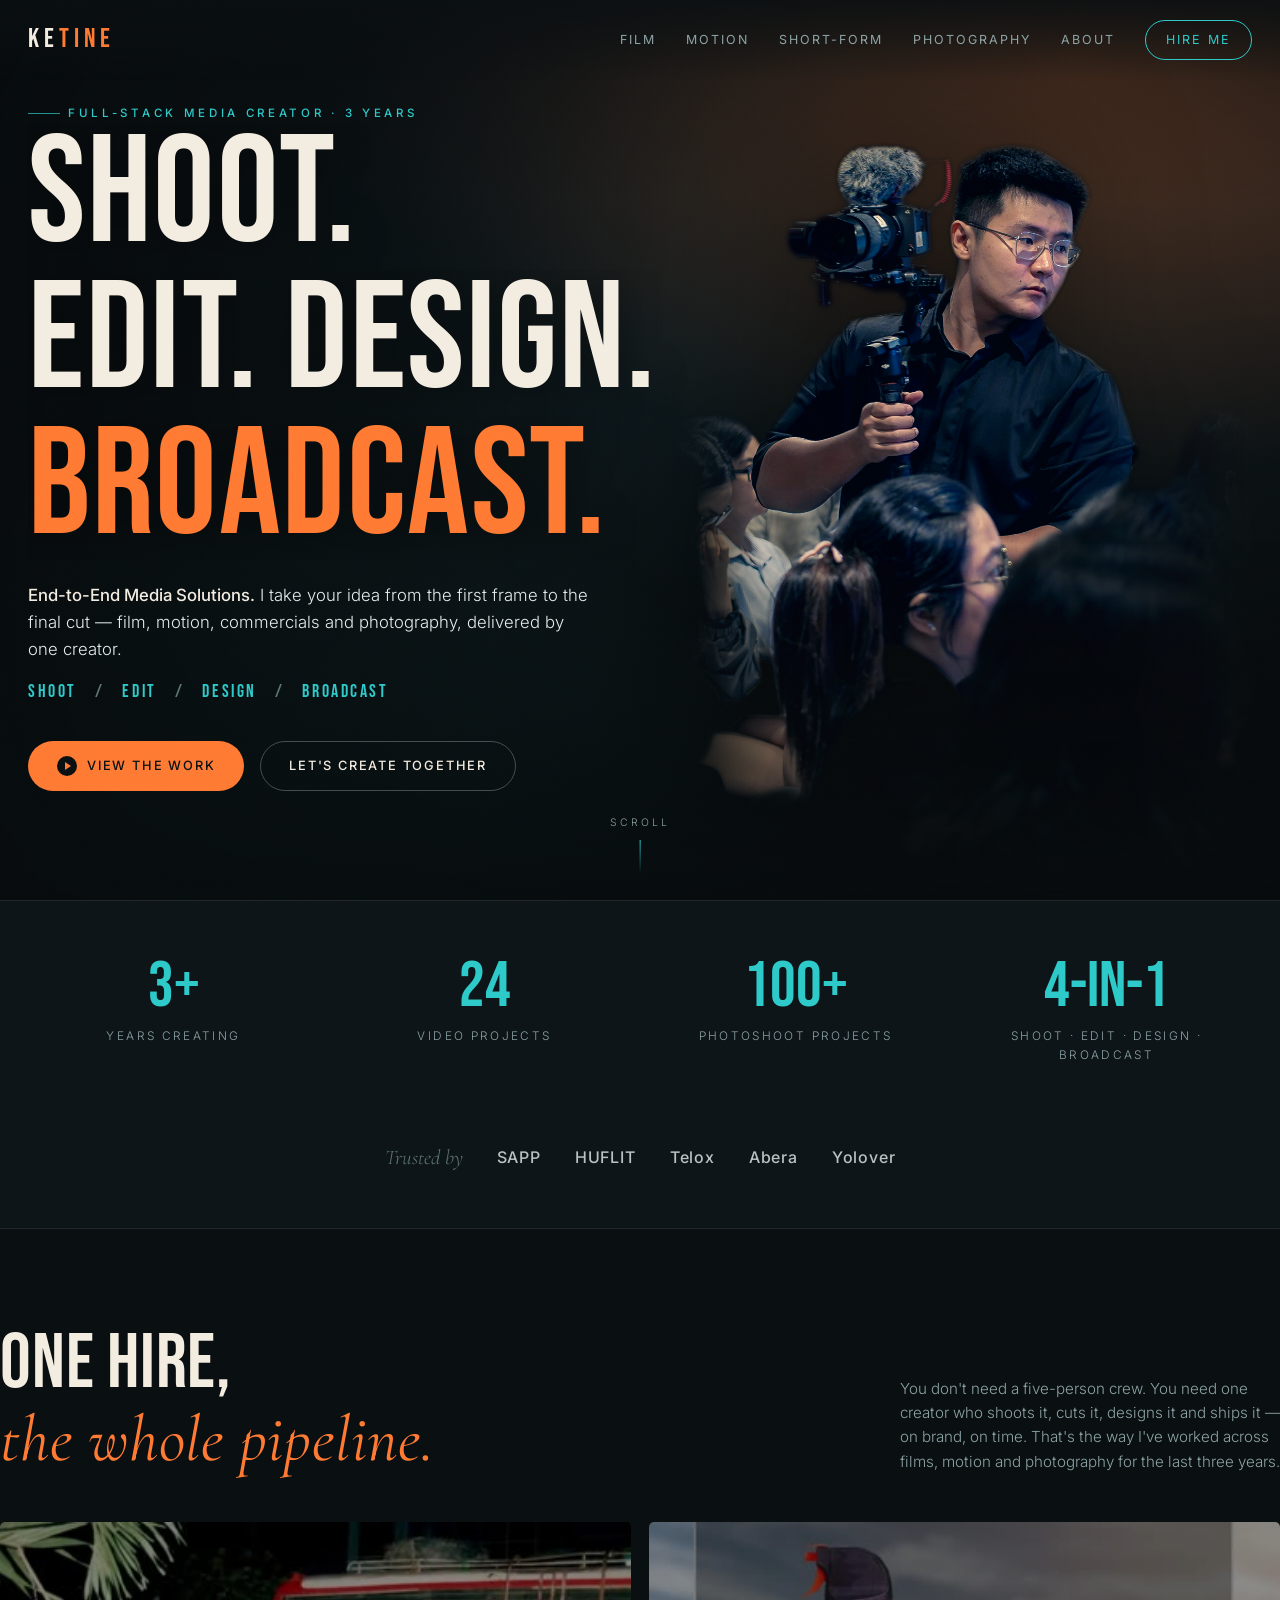
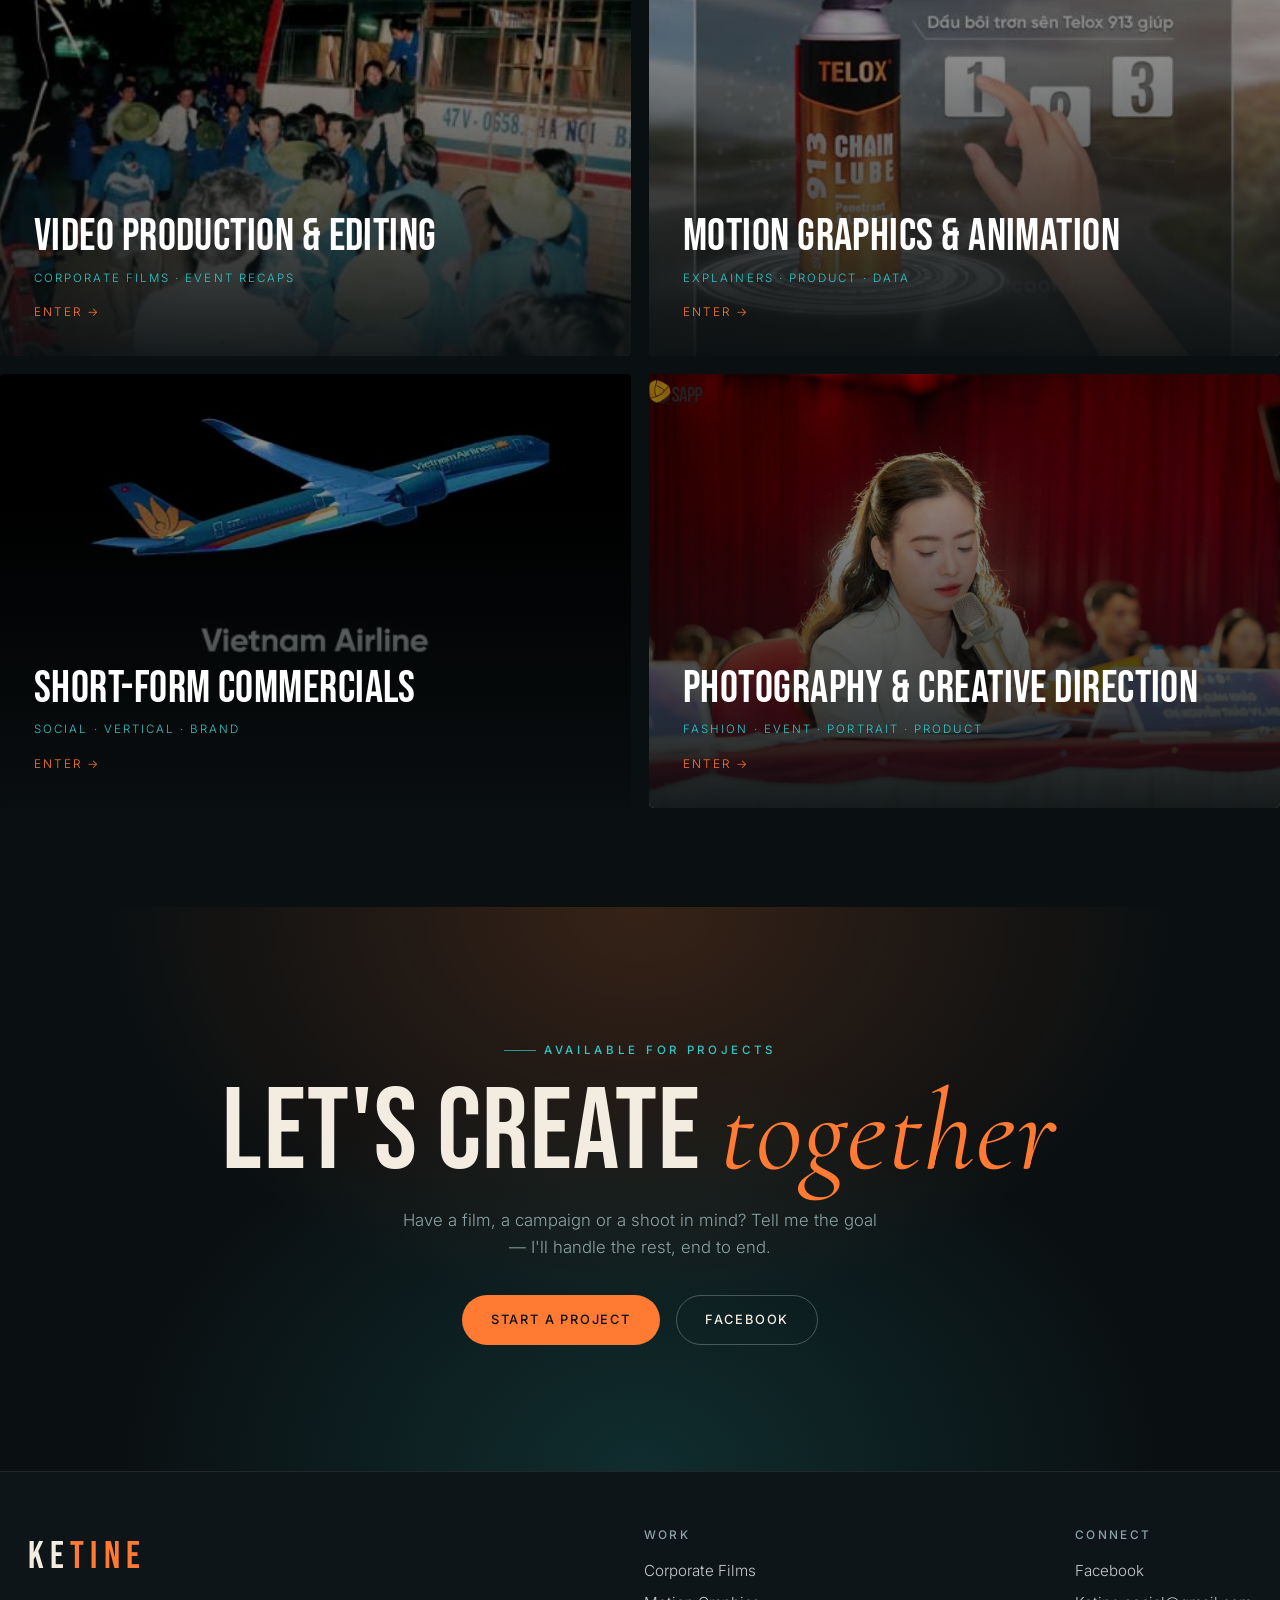
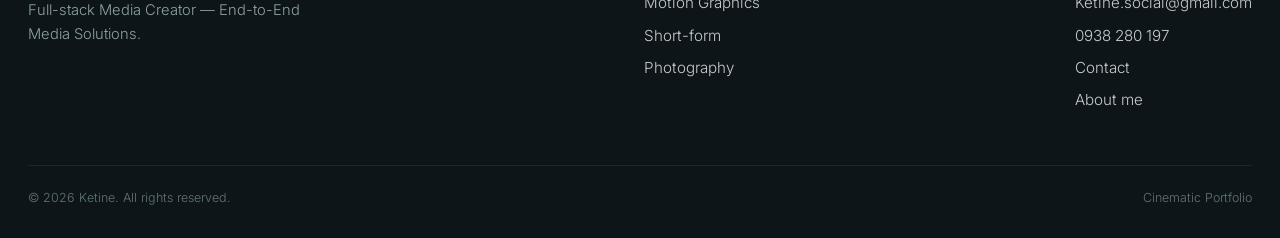
<file: index.html>
<!DOCTYPE html><html lang="en"><head><meta charset="UTF-8">
<meta name="viewport" content="width=device-width,initial-scale=1">
<title>Ketine — Full-stack Media Creator</title>
<meta name="description" content="End-to-End Media Solutions — corporate films, motion graphics, commercials & photography, by one creator.">
<link rel="stylesheet" href="assets/css/style.css?v=4"></head><body>
<nav class="nav"><a href="index.html" class="brand">KE<span>TINE</span></a>
<div class="nav-links"><a href="work-video.html">Film</a><a href="work-motion.html">Motion</a>
<a href="work-shortform.html">Short-form</a><a href="photography.html">Photography</a><a href="about.html">About</a>
<a href="about.html#contact" class="nav-cta">Hire me</a></div>
<button class="burger" aria-label="menu"><span></span><span></span><span></span></button></nav>
<header class="hero"><div class="hero-bg"></div><img class="hero-subject" src="assets/img/hero-cut.png" alt="Ketine — media creator at work"><div class="hero-scrim"></div>
<div class="hero-inner wrap"><span class="eyebrow">Full-stack Media Creator · 3 Years</span>
<h1><span class="ln"><b>Shoot.</b></span><span class="ln"><b>Edit. Design.</b></span><span class="ln"><b>Broadcast.</b></span></h1>
<p class="hero-sub"><b style="color:var(--cream);font-weight:500">End-to-End Media Solutions.</b> I take your idea from the first frame to the final cut — film, motion, commercials and photography, delivered by one creator.</p>
<div class="hero-tags">Shoot <span>/</span> Edit <span>/</span> Design <span>/</span> Broadcast</div>
<div class="hero-actions"><a href="#chapters" class="btn btn-primary"><span class="play"></span> View the work</a>
<a href="about.html#contact" class="btn btn-ghost">Let's create together</a></div></div>
<div class="scroll-hint">Scroll</div></header>

<section class="proof"><div class="wrap"><div class="proof-grid">
<div class="stat"><div class="n">3+</div><div class="l">Years creating</div></div>
<div class="stat"><div class="n">24</div><div class="l">Video projects</div></div>
<div class="stat"><div class="n">100+</div><div class="l">Photoshoot Projects</div></div>
<div class="stat"><div class="n">4-in-1</div><div class="l">Shoot · Edit · Design · Broadcast</div></div></div>
<div class="brands"><span>Trusted by</span> <b>SAPP</b> <b>HUFLIT</b> <b>Telox</b> <b>Abera</b> <b>Yolover</b></div></div></section>

<section class="sec wrap"><div class="sec-head reveal"><h2>One hire,<br><em>the whole pipeline.</em></h2>
<p>You don't need a five-person crew. You need one creator who shoots it, cuts it, designs it and ships it — on brand, on time. That's the way I've worked across films, motion and photography for the last three years.</p></div>

<div class="chapters reveal" id="chapters">
<a class="chapter" href="work-video.html"><img src="assets/poster/video_huflit.jpg" alt="Video production">
<div class="c-ov"><h3>Video Production & Editing</h3><div class="sub">Corporate Films · Event Recaps</div><div class="go">Enter →</div></div></a>
<a class="chapter" href="work-motion.html"><img src="assets/poster/video_16.jpg" alt="Motion graphics">
<div class="c-ov"><h3>Motion Graphics & Animation</h3><div class="sub">Explainers · Product · Data</div><div class="go">Enter →</div></div></a>
<a class="chapter" href="work-shortform.html"><img src="assets/poster/video_10.jpg" alt="Short-form commercials">
<div class="c-ov"><h3>Short-form Commercials</h3><div class="sub">Social · Vertical · Brand</div><div class="go">Enter →</div></div></a>
<a class="chapter" href="photography.html"><img src="assets/img/U82.jpg" alt="Photography">
<div class="c-ov"><h3>Photography & Creative Direction</h3><div class="sub">Fashion · Event · Portrait · Product</div><div class="go">Enter →</div></div></a>
</div></section>

<section class="cta"><div class="cta-inner wrap"><span class="eyebrow" style="justify-content:center">Available for projects</span>
<h2 style="margin-top:18px">Let's create <em>together</em></h2>
<p>Have a film, a campaign or a shoot in mind? Tell me the goal — I'll handle the rest, end to end.</p>
<div class="cta-actions"><a href="about.html#contact" class="btn btn-primary">Start a project</a>
<a href="https://www.facebook.com/Ketine.social/" target="_blank" rel="noopener" class="btn btn-ghost">Facebook</a></div></div></section>
<footer><div class="wrap"><div class="foot-grid"><div><div class="foot-brand">KE<span>TINE</span></div>
<p style="color:var(--muted);max-width:300px;margin-top:12px;font-size:.92rem">Full-stack Media Creator — End-to-End Media Solutions.</p></div>
<div class="foot-col"><h4>Work</h4><a href="work-video.html">Corporate Films</a><a href="work-motion.html">Motion Graphics</a>
<a href="work-shortform.html">Short-form</a><a href="photography.html">Photography</a></div>
<div class="foot-col"><h4>Connect</h4><a href="https://www.facebook.com/Ketine.social/" target="_blank" rel="noopener">Facebook</a>
<a href="mailto:Ketine.social@gmail.com">Ketine.social@gmail.com</a><a href="tel:+84938280197">0938 280 197</a><a href="about.html#contact">Contact</a><a href="about.html">About me</a></div></div>
<div class="foot-bottom"><span>© <span id="yr">2026</span> Ketine. All rights reserved.</span><span>Cinematic Portfolio</span></div></div></footer><div class="lb" id="lb"><button class="close">&times;</button><button class="nav-btn prev">&#8249;</button>
<div class="lb-stage"></div><button class="nav-btn next">&#8250;</button></div>
<script src="assets/js/main.js"></script></body></html>
</file>
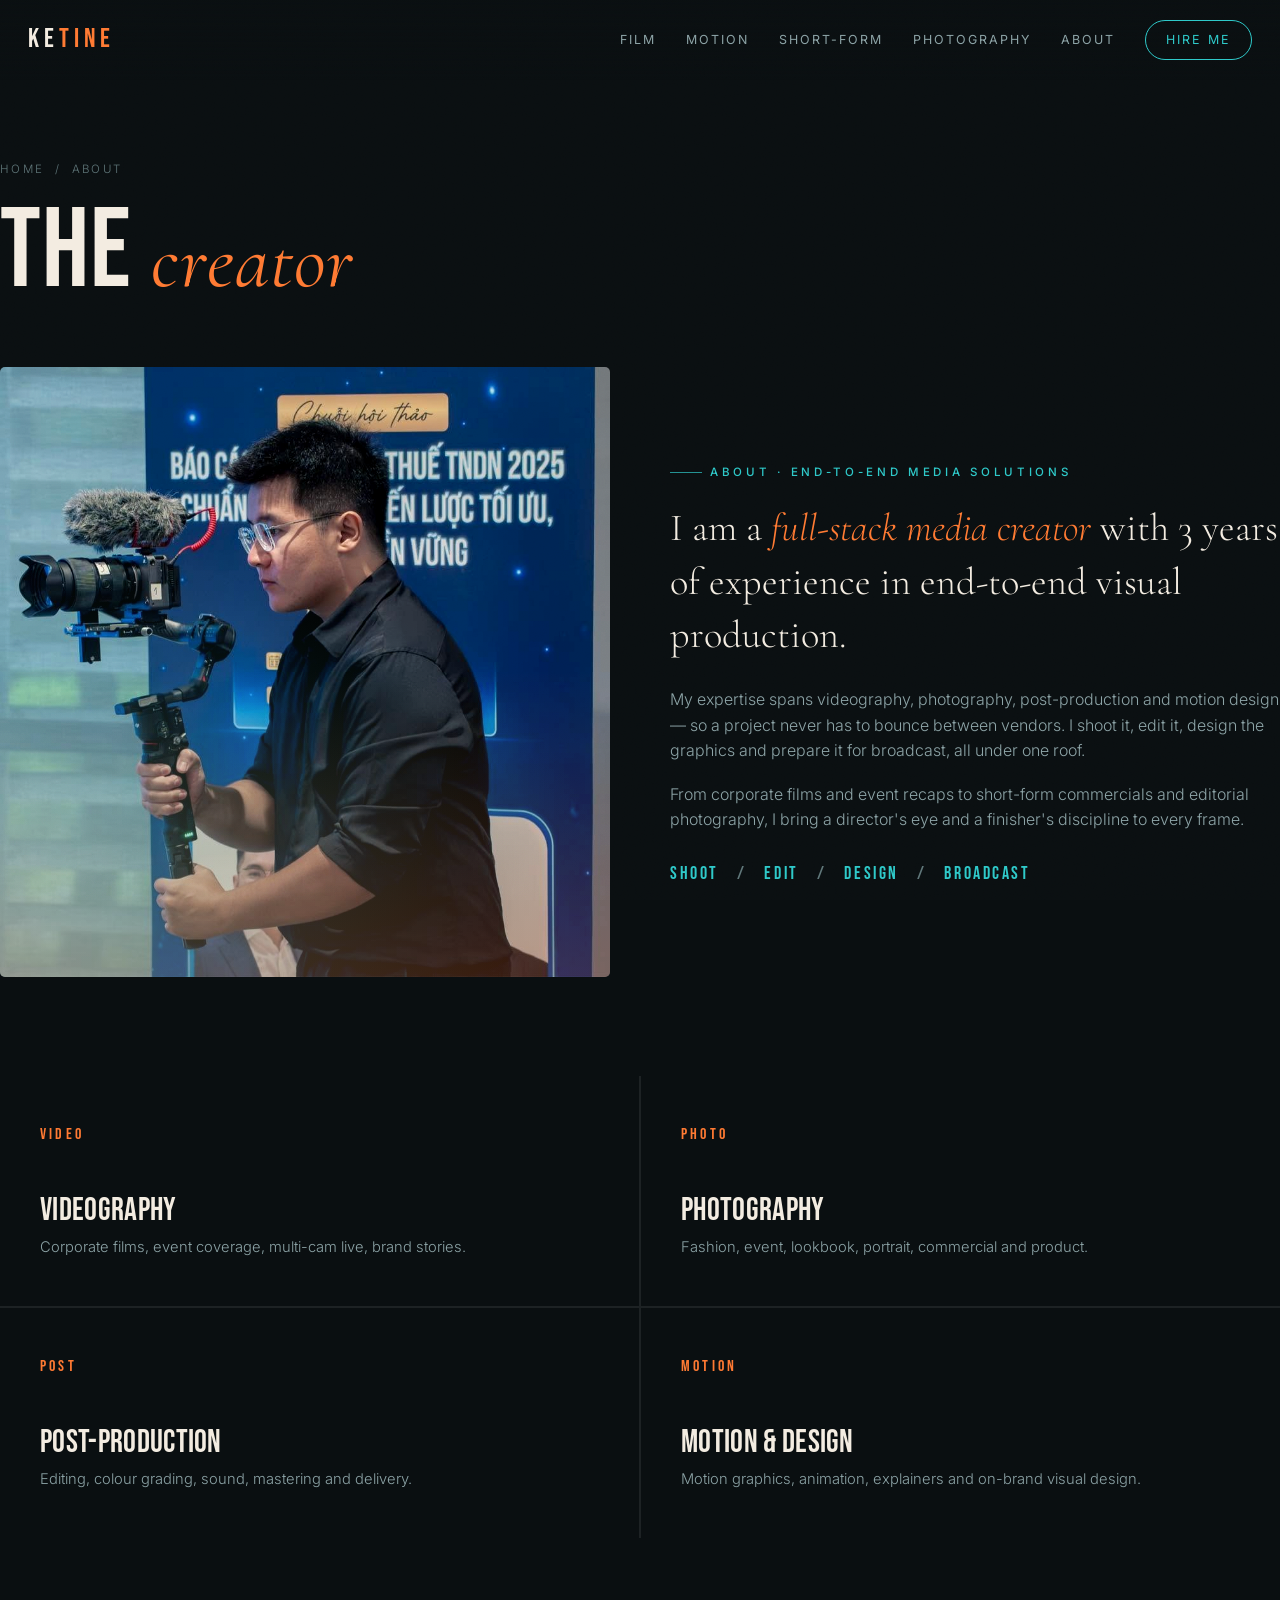
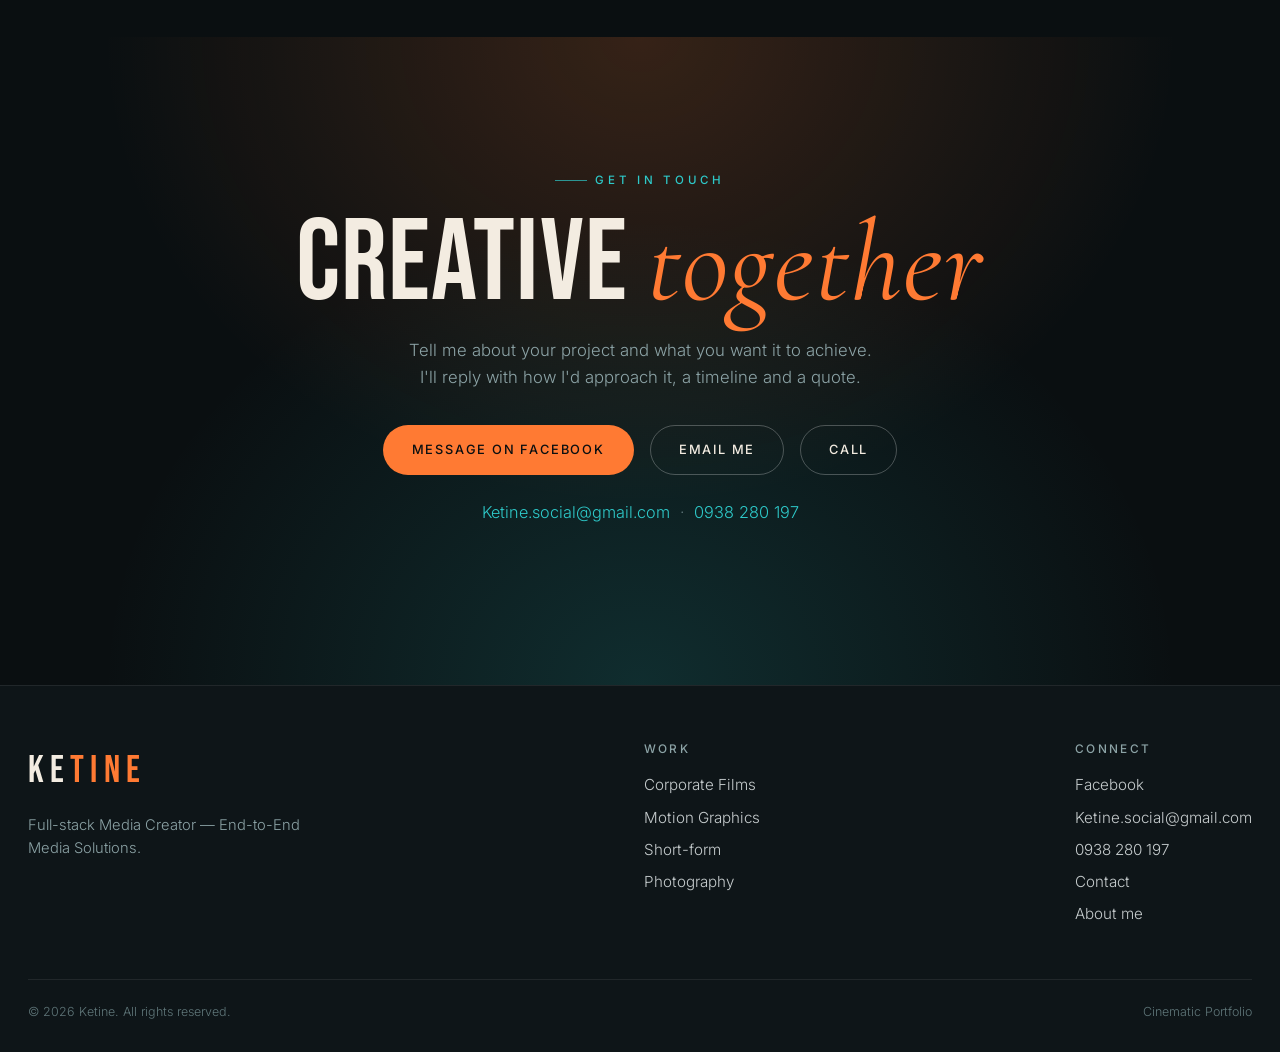
<file: about.html>
<!DOCTYPE html><html lang="en"><head><meta charset="UTF-8">
<meta name="viewport" content="width=device-width,initial-scale=1"><title>About & Contact — Ketine</title>
<link rel="stylesheet" href="assets/css/style.css?v=4"></head><body>
<nav class="nav"><a href="index.html" class="brand">KE<span>TINE</span></a>
<div class="nav-links"><a href="work-video.html">Film</a><a href="work-motion.html">Motion</a>
<a href="work-shortform.html">Short-form</a><a href="photography.html">Photography</a><a href="about.html">About</a>
<a href="about.html#contact" class="nav-cta">Hire me</a></div>
<button class="burger" aria-label="menu"><span></span><span></span><span></span></button></nav>
<section class="pagehead wrap"><div class="crumbs"><a href="index.html">Home</a> &nbsp;/&nbsp; About</div>
<h1>The <em>creator</em></h1></section>
<section class="sec wrap" style="padding-top:10px"><div class="about-grid reveal">
<div style="position:relative;border-radius:5px;overflow:hidden"><img src="assets/img/about-portrait.jpg" alt="Ketine — media creator at work" style="width:100%;filter:saturate(1.05) contrast(1.05)">
<div style="position:absolute;inset:0;background:linear-gradient(180deg,transparent 50%,rgba(217,83,26,.25)),radial-gradient(80% 60% at 20% 90%,rgba(46,201,201,.25),transparent)"></div></div>
<div><span class="eyebrow">About · End-to-End Media Solutions</span>
<p class="serif" style="font-size:clamp(1.6rem,3vw,2.4rem);line-height:1.4;color:var(--cream);margin:20px 0 24px">I am a <span class="amp">full-stack media creator</span> with 3 years of experience in end-to-end visual production.</p>
<p style="color:var(--muted);margin-bottom:18px">My expertise spans videography, photography, post-production and motion design — so a project never has to bounce between vendors. I shoot it, edit it, design the graphics and prepare it for broadcast, all under one roof.</p>
<p style="color:var(--muted)">From corporate films and event recaps to short-form commercials and editorial photography, I bring a director's eye and a finisher's discipline to every frame.</p>
<div class="hero-tags" style="margin-top:26px;opacity:1;animation:none">Shoot <span>/</span> Edit <span>/</span> Design <span>/</span> Broadcast</div></div></div></section>
<section class="sec wrap" style="padding-top:0"><div class="services reveal">
<div class="svc"><span class="num">Video</span><div><h3>Videography</h3><p>Corporate films, event coverage, multi-cam live, brand stories.</p></div></div>
<div class="svc"><span class="num">Photo</span><div><h3>Photography</h3><p>Fashion, event, lookbook, portrait, commercial and product.</p></div></div>
<div class="svc"><span class="num">Post</span><div><h3>Post-production</h3><p>Editing, colour grading, sound, mastering and delivery.</p></div></div>
<div class="svc"><span class="num">Motion</span><div><h3>Motion & Design</h3><p>Motion graphics, animation, explainers and on-brand visual design.</p></div></div></div></section>
<section class="cta" id="contact"><div class="cta-inner wrap"><span class="eyebrow" style="justify-content:center">Get in touch</span>
<h2 style="margin-top:18px">Creative <em>together</em></h2>
<p>Tell me about your project and what you want it to achieve. I'll reply with how I'd approach it, a timeline and a quote.</p>
<div class="cta-actions"><a href="https://www.facebook.com/Ketine.social/" target="_blank" rel="noopener" class="btn btn-primary">Message on Facebook</a><a href="mailto:Ketine.social@gmail.com" class="btn btn-ghost">Email me</a><a href="tel:+84938280197" class="btn btn-ghost">Call</a></div><p style="margin-top:24px;font-size:1.02rem"><a href="mailto:Ketine.social@gmail.com" style="color:var(--teal)">Ketine.social@gmail.com</a><span style="color:var(--muted2)">&nbsp;&nbsp;·&nbsp;&nbsp;</span><a href="tel:+84938280197" style="color:var(--teal)">0938 280 197</a></p>
</div></section>
<footer><div class="wrap"><div class="foot-grid"><div><div class="foot-brand">KE<span>TINE</span></div>
<p style="color:var(--muted);max-width:300px;margin-top:12px;font-size:.92rem">Full-stack Media Creator — End-to-End Media Solutions.</p></div>
<div class="foot-col"><h4>Work</h4><a href="work-video.html">Corporate Films</a><a href="work-motion.html">Motion Graphics</a>
<a href="work-shortform.html">Short-form</a><a href="photography.html">Photography</a></div>
<div class="foot-col"><h4>Connect</h4><a href="https://www.facebook.com/Ketine.social/" target="_blank" rel="noopener">Facebook</a>
<a href="mailto:Ketine.social@gmail.com">Ketine.social@gmail.com</a><a href="tel:+84938280197">0938 280 197</a><a href="about.html#contact">Contact</a><a href="about.html">About me</a></div></div>
<div class="foot-bottom"><span>© <span id="yr">2026</span> Ketine. All rights reserved.</span><span>Cinematic Portfolio</span></div></div></footer><div class="lb" id="lb"><button class="close">&times;</button><button class="nav-btn prev">&#8249;</button>
<div class="lb-stage"></div><button class="nav-btn next">&#8250;</button></div>
<script src="assets/js/main.js"></script></body></html>
</file>
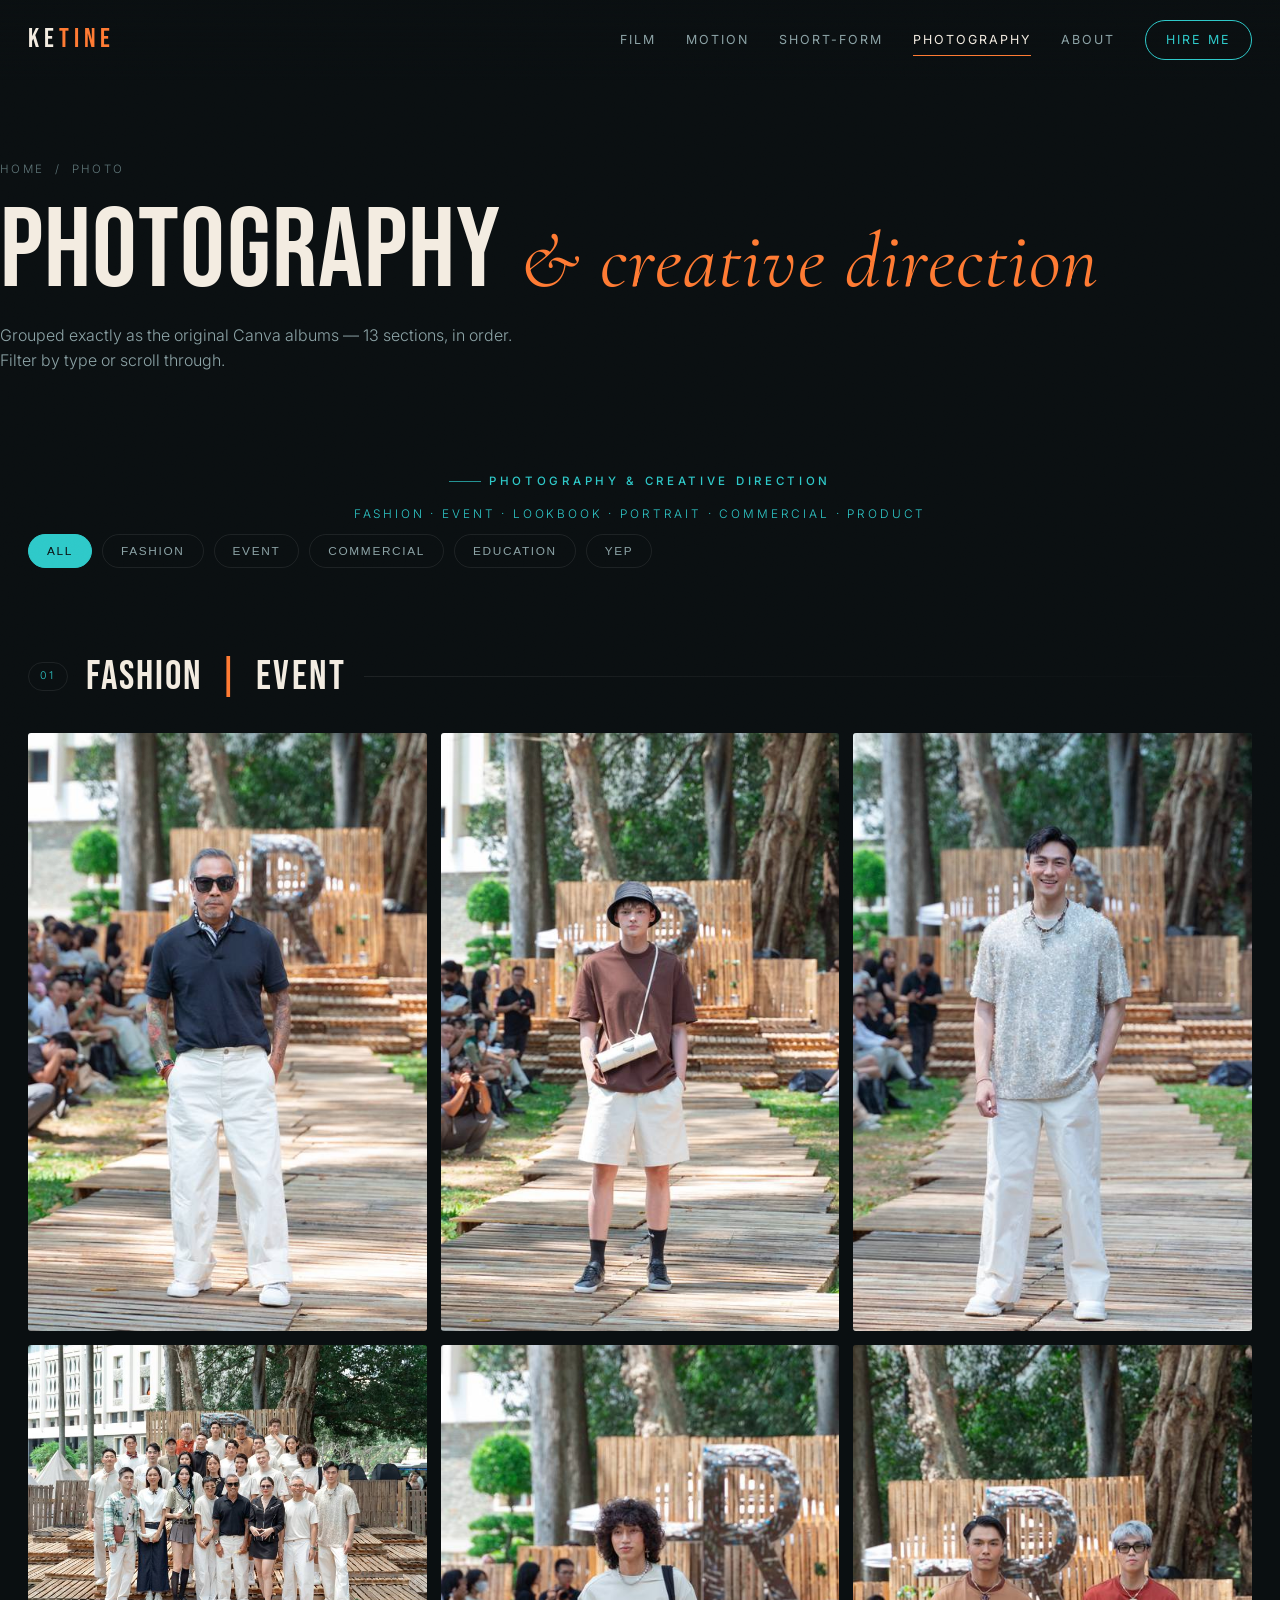
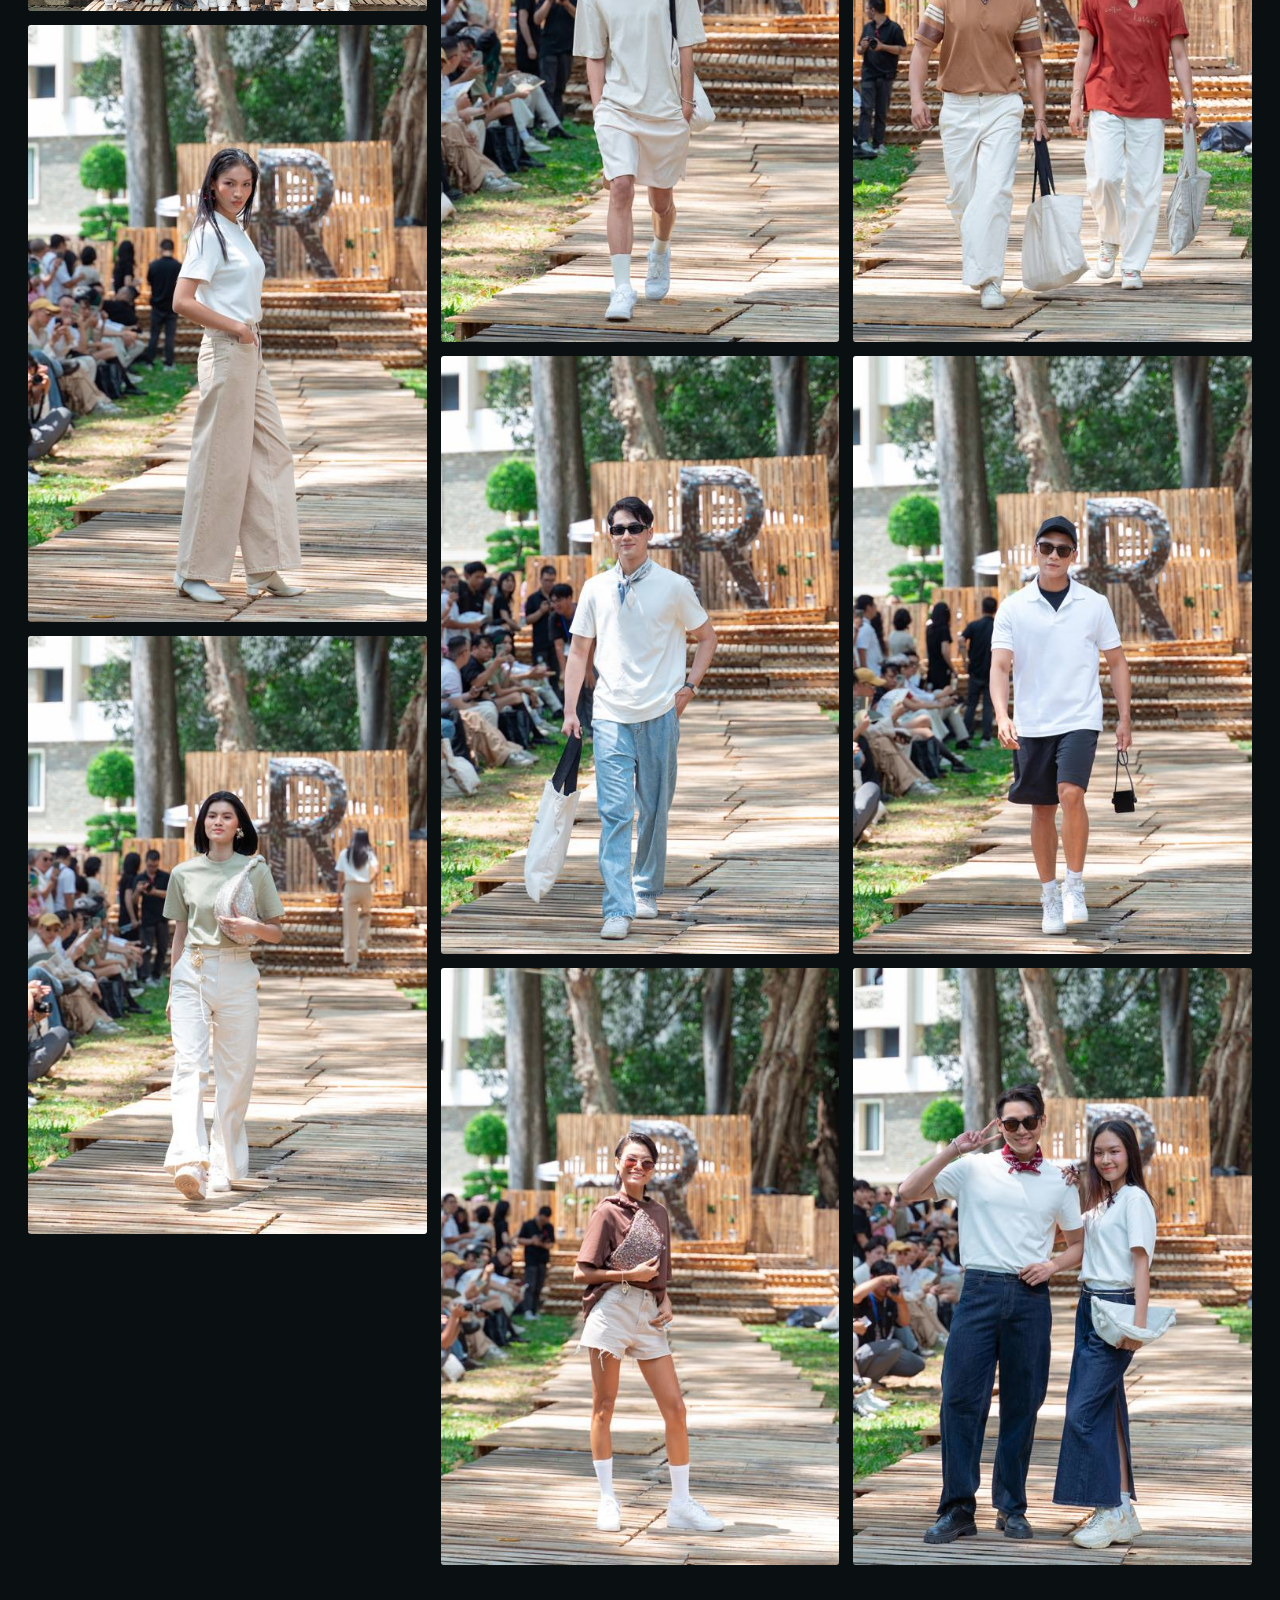
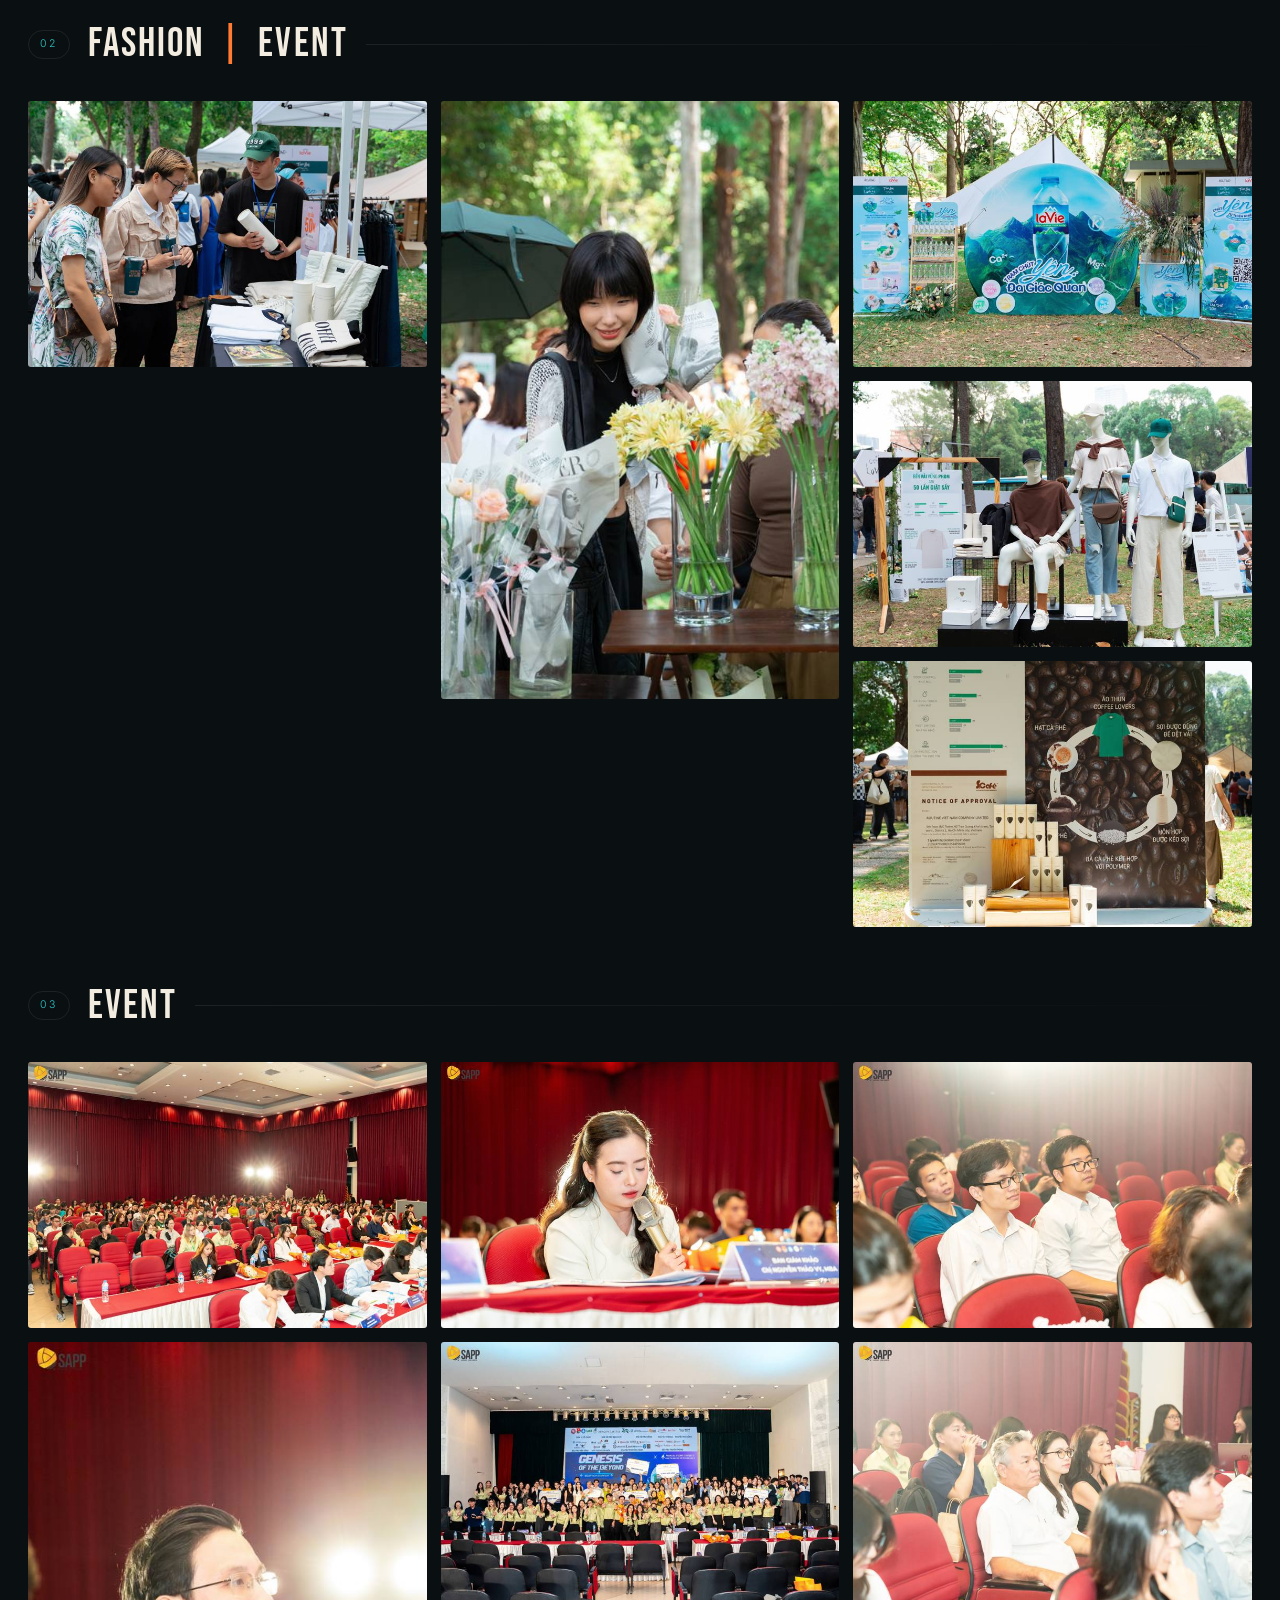
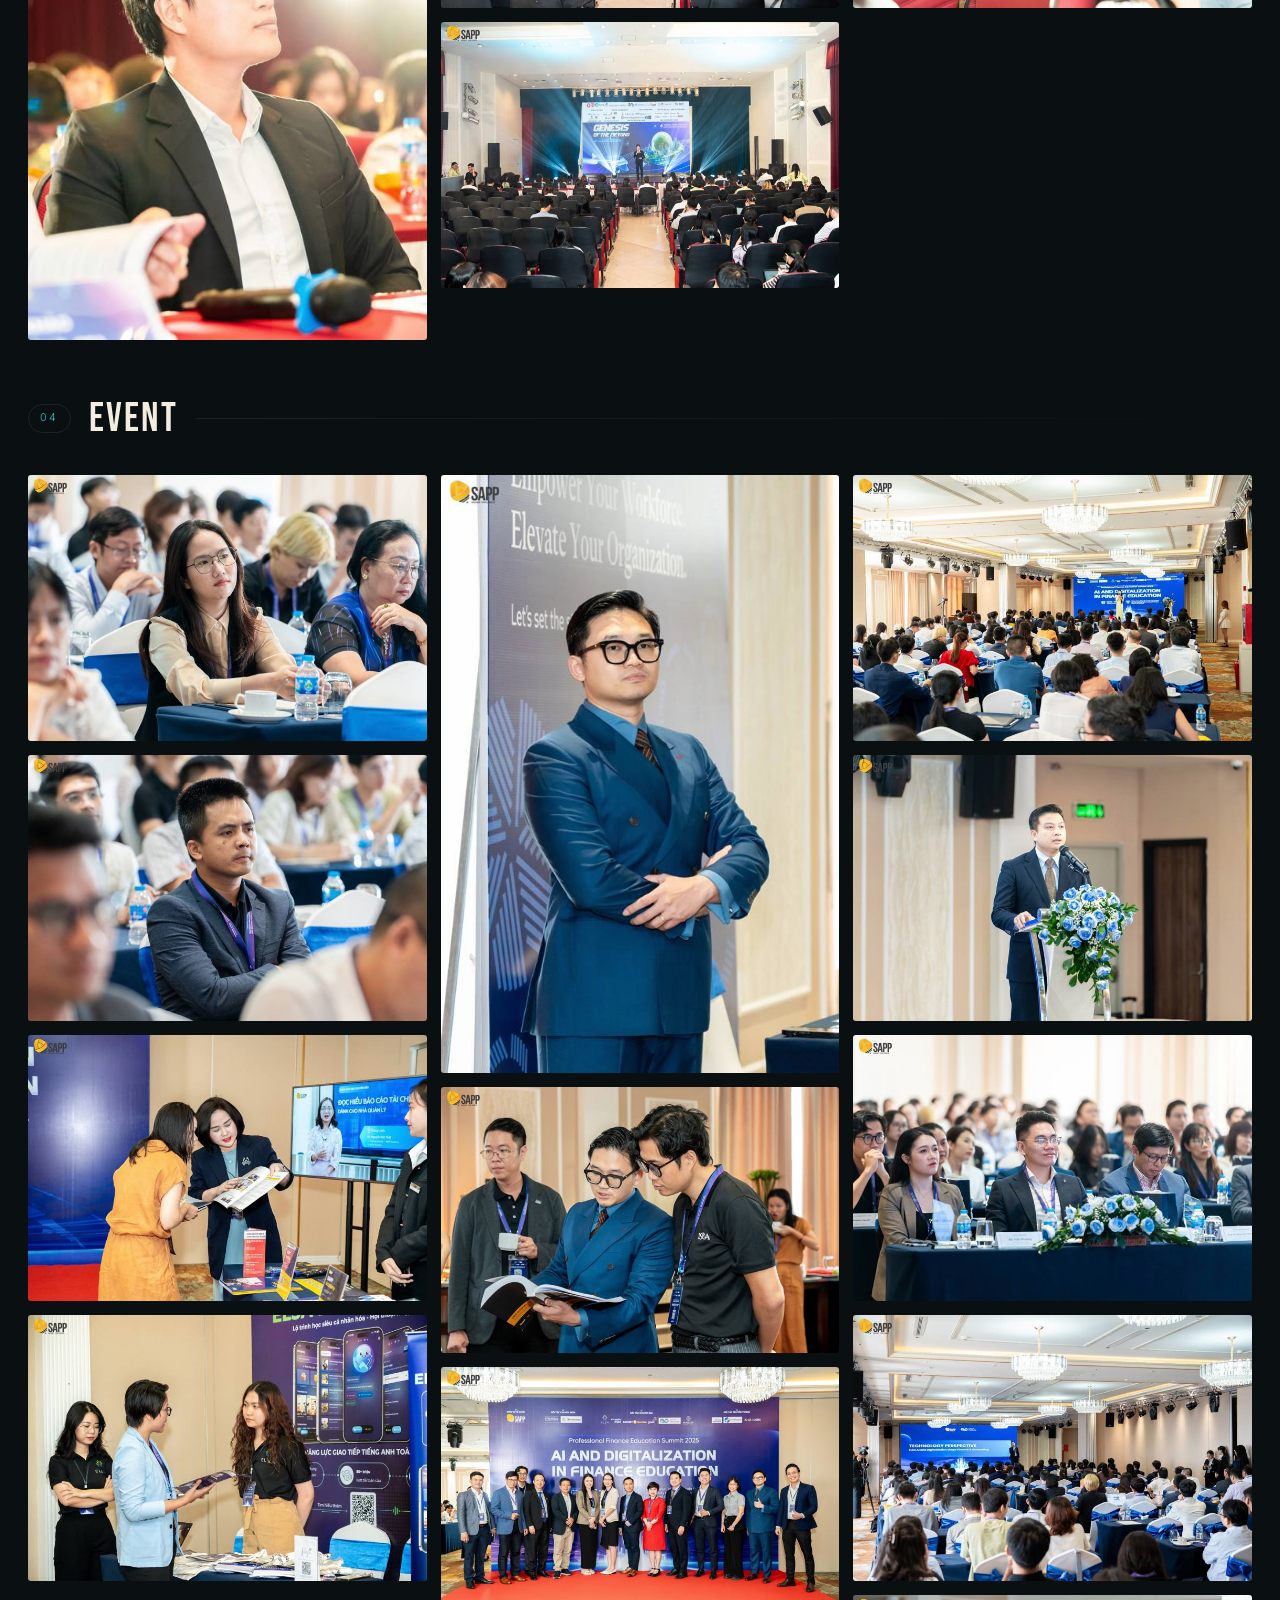
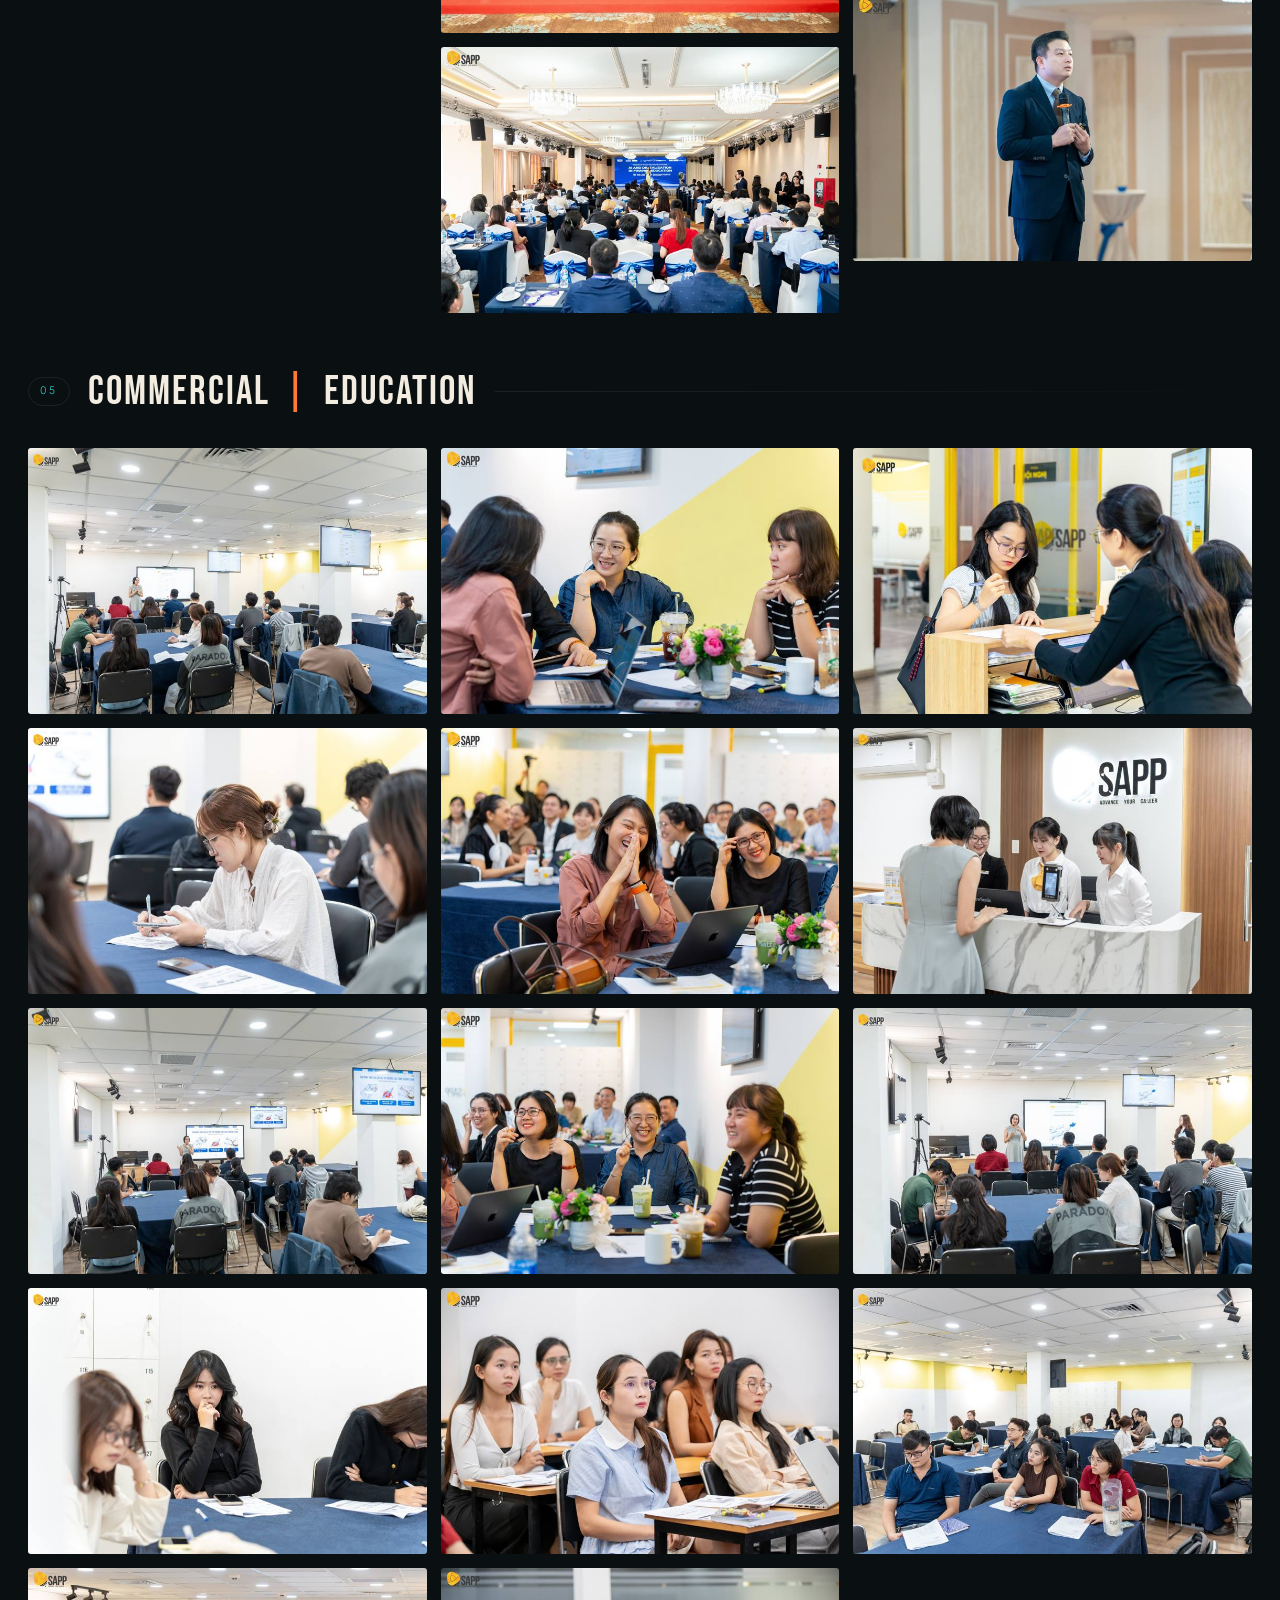
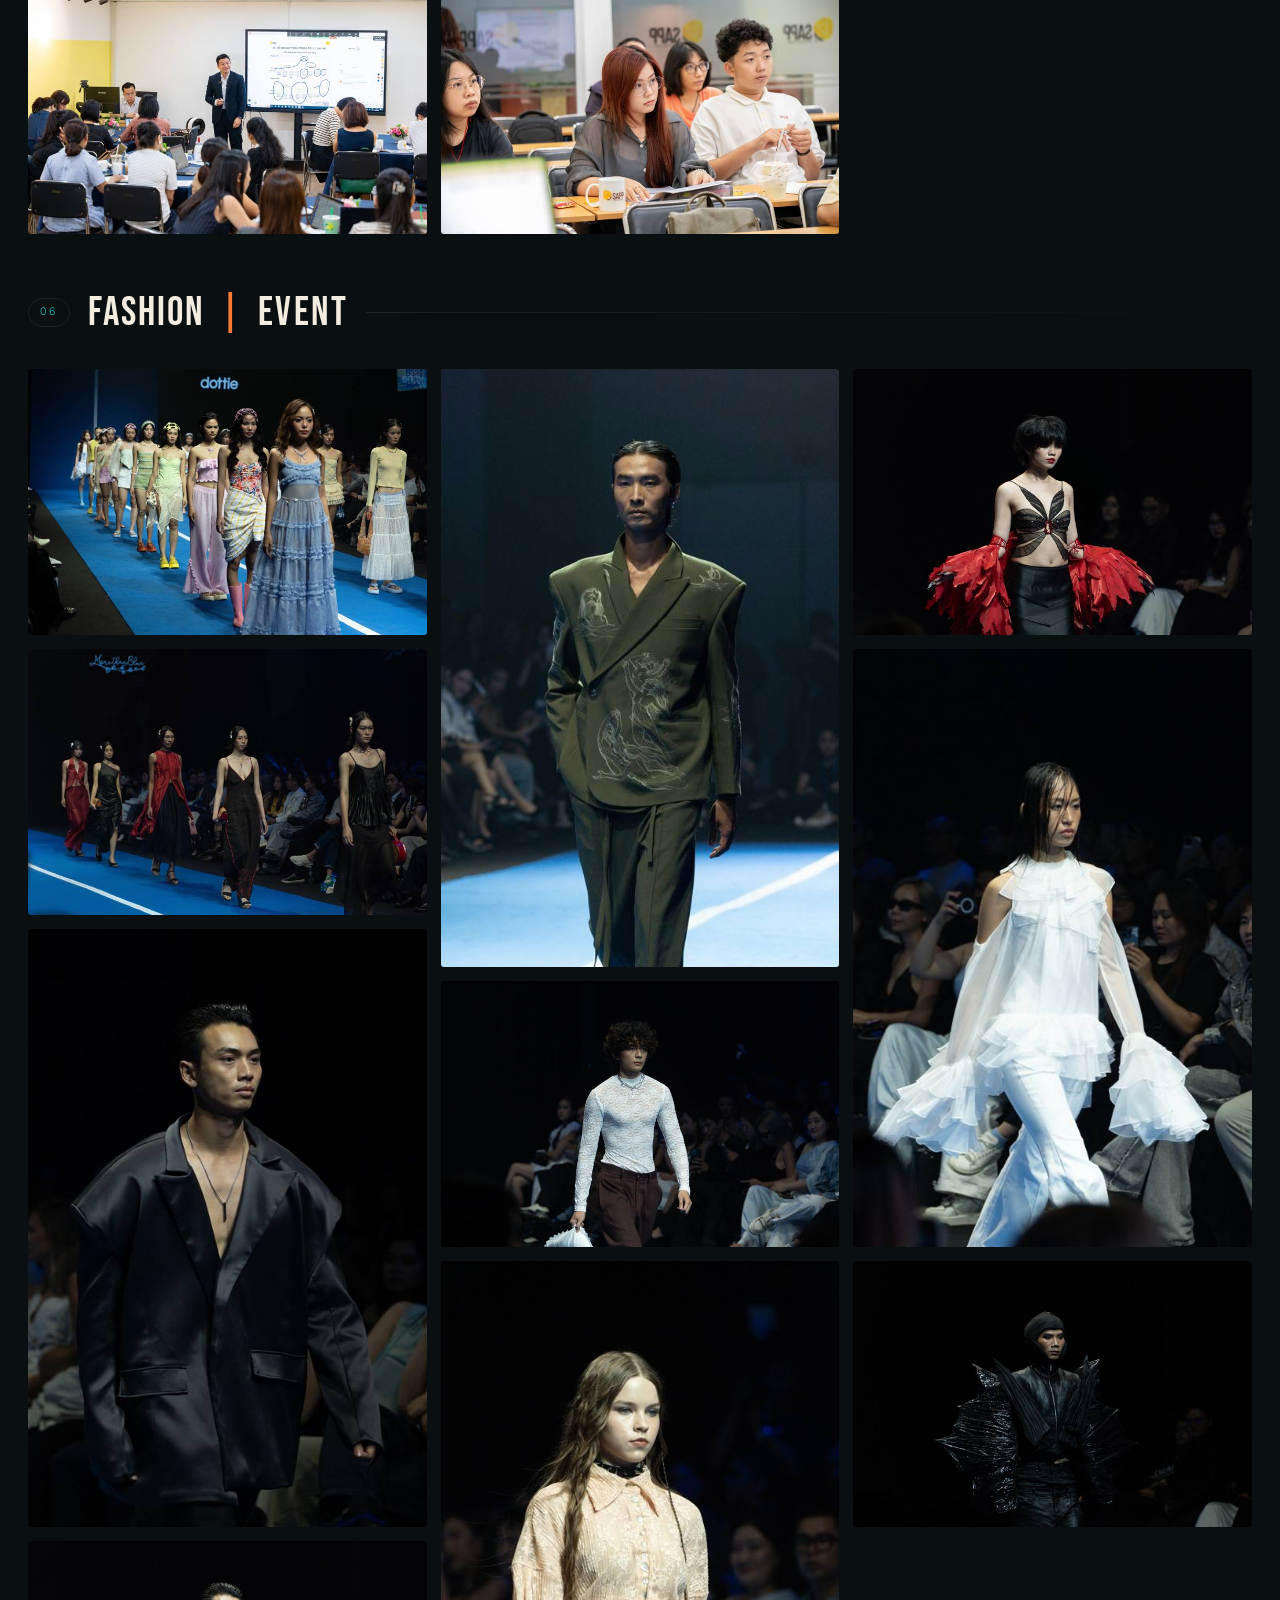
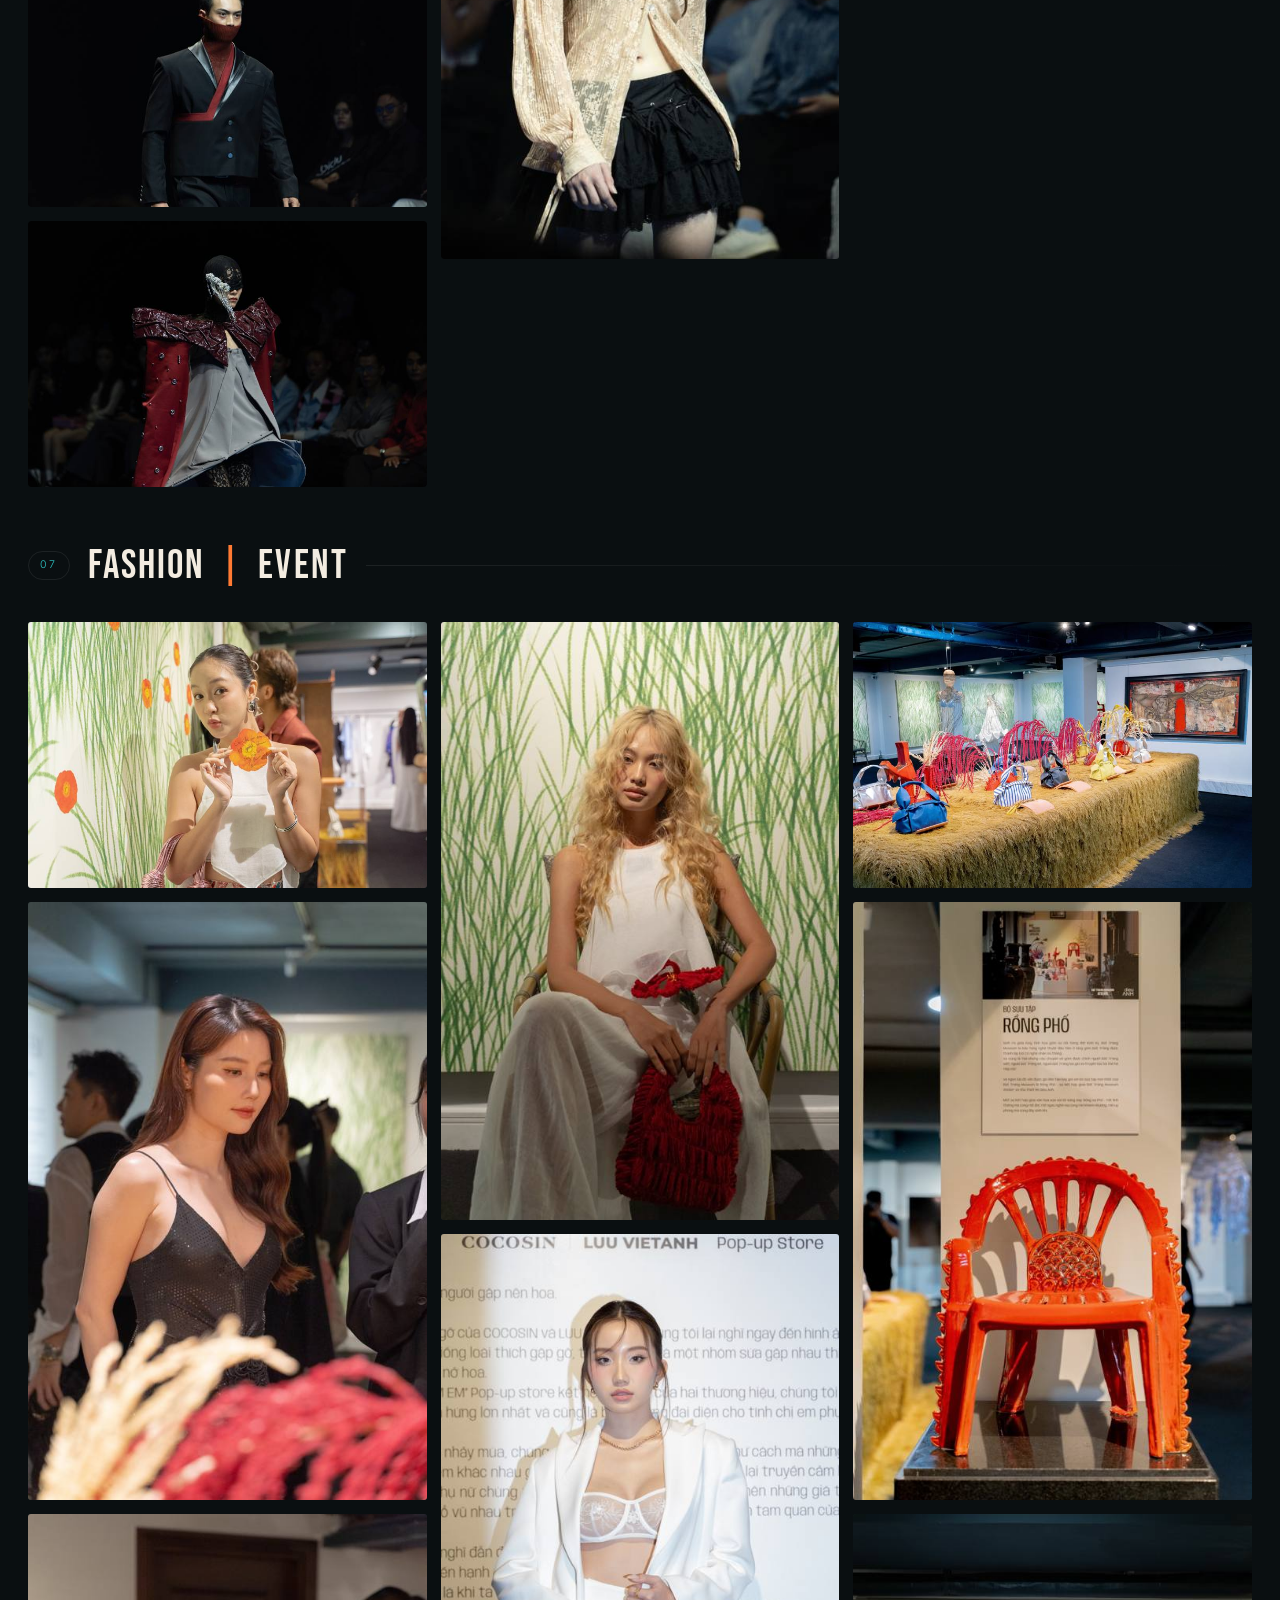
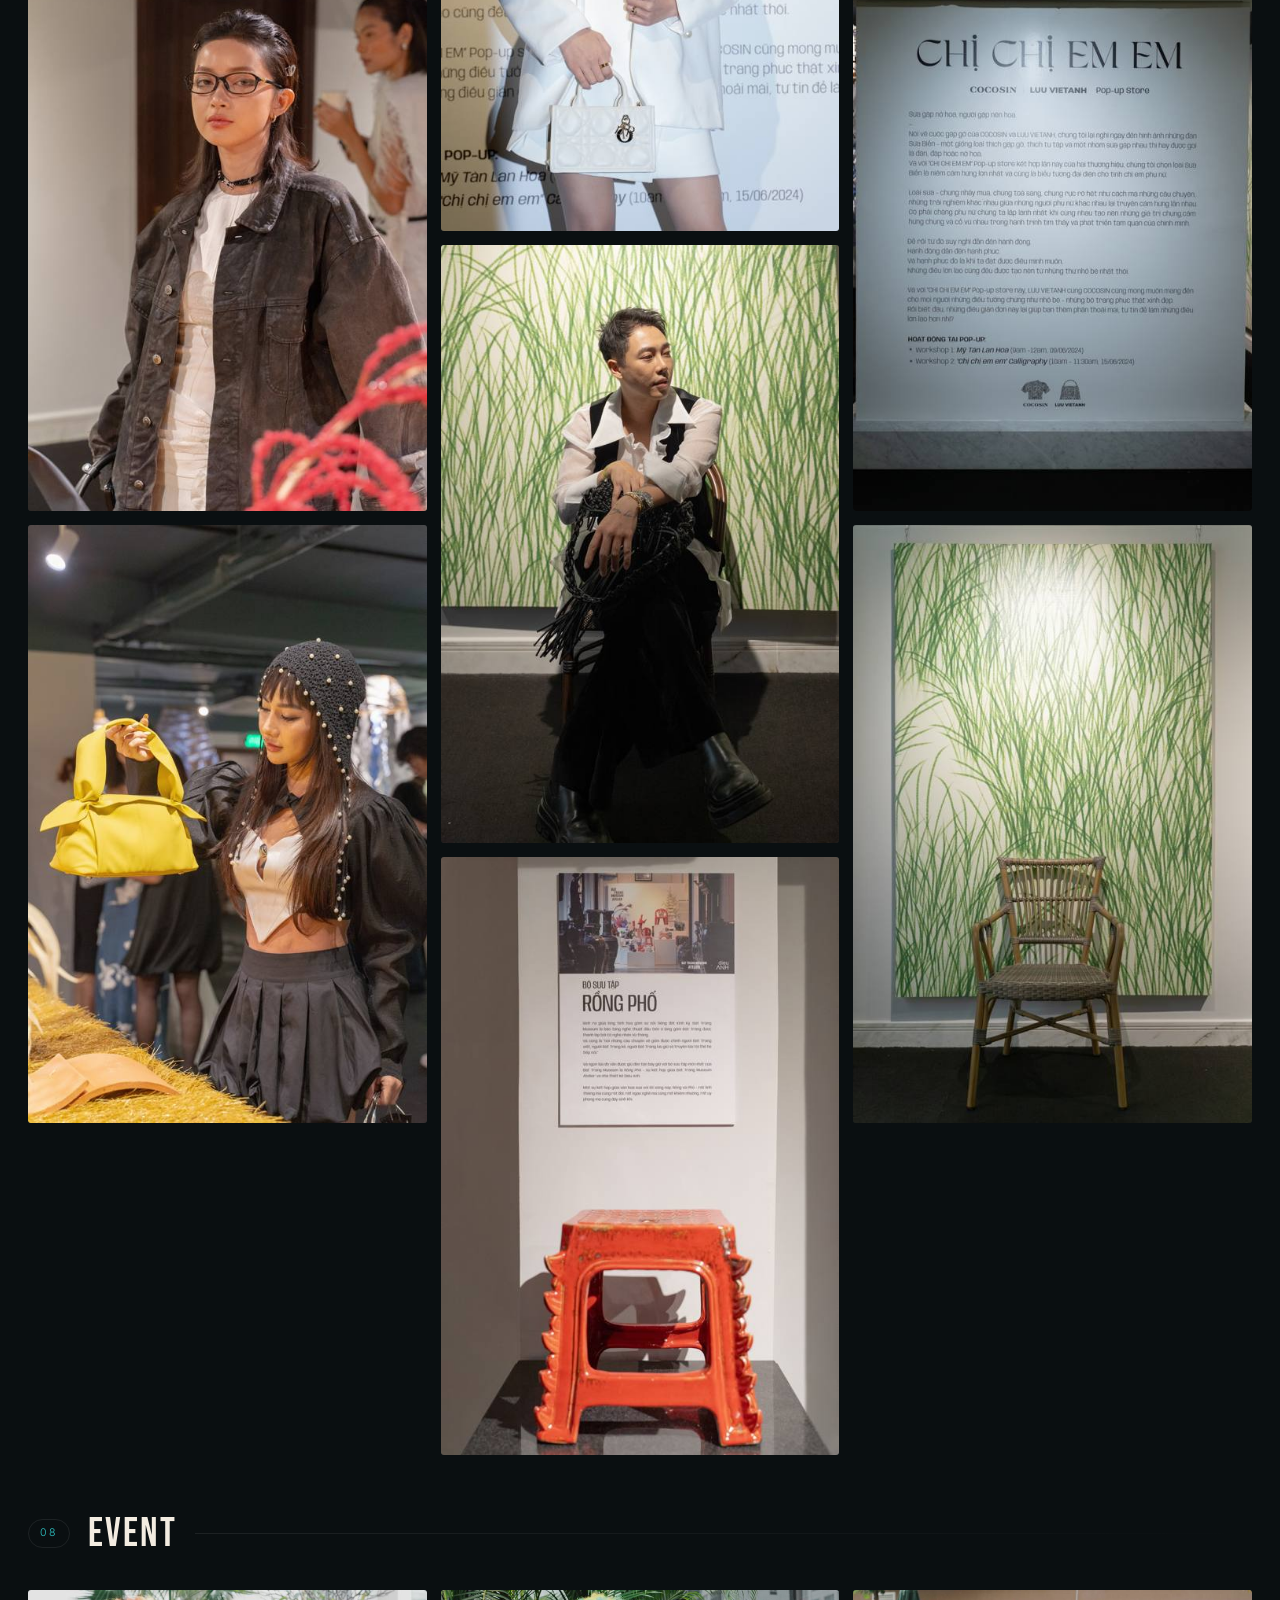
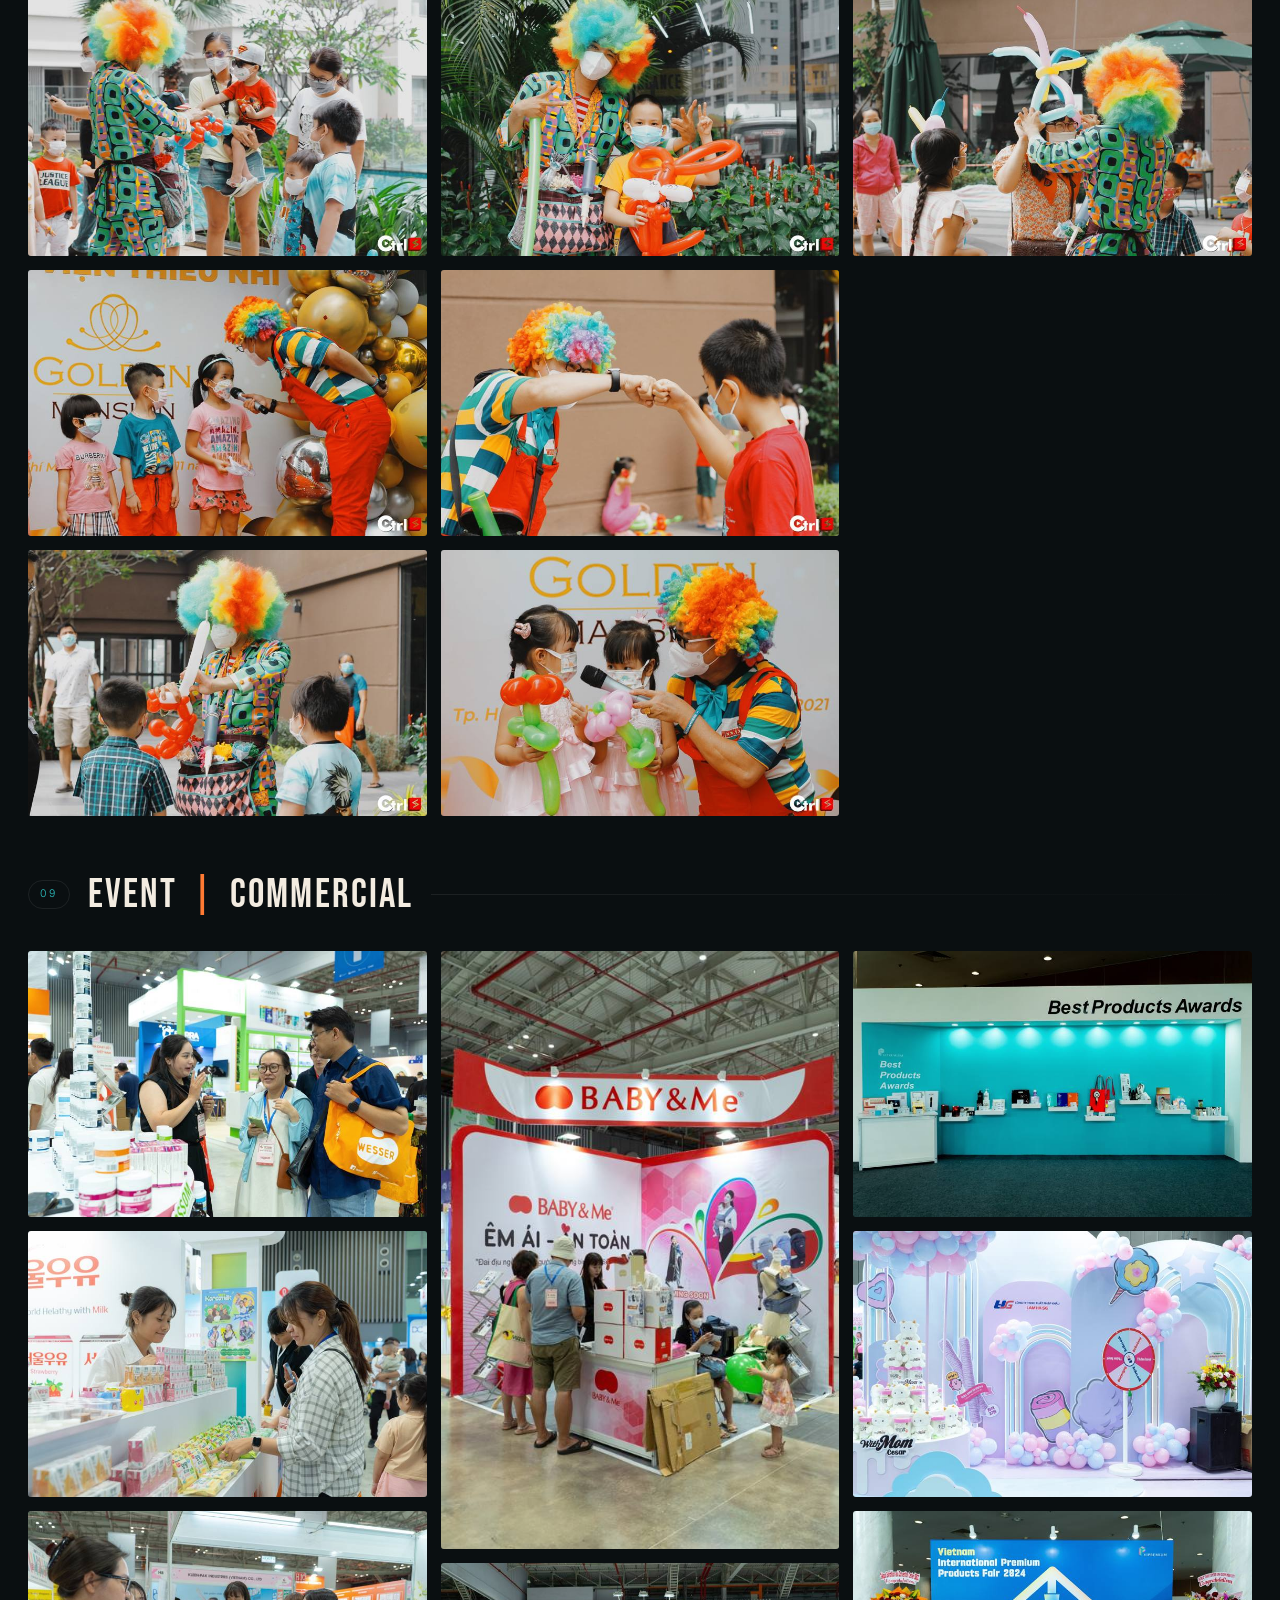
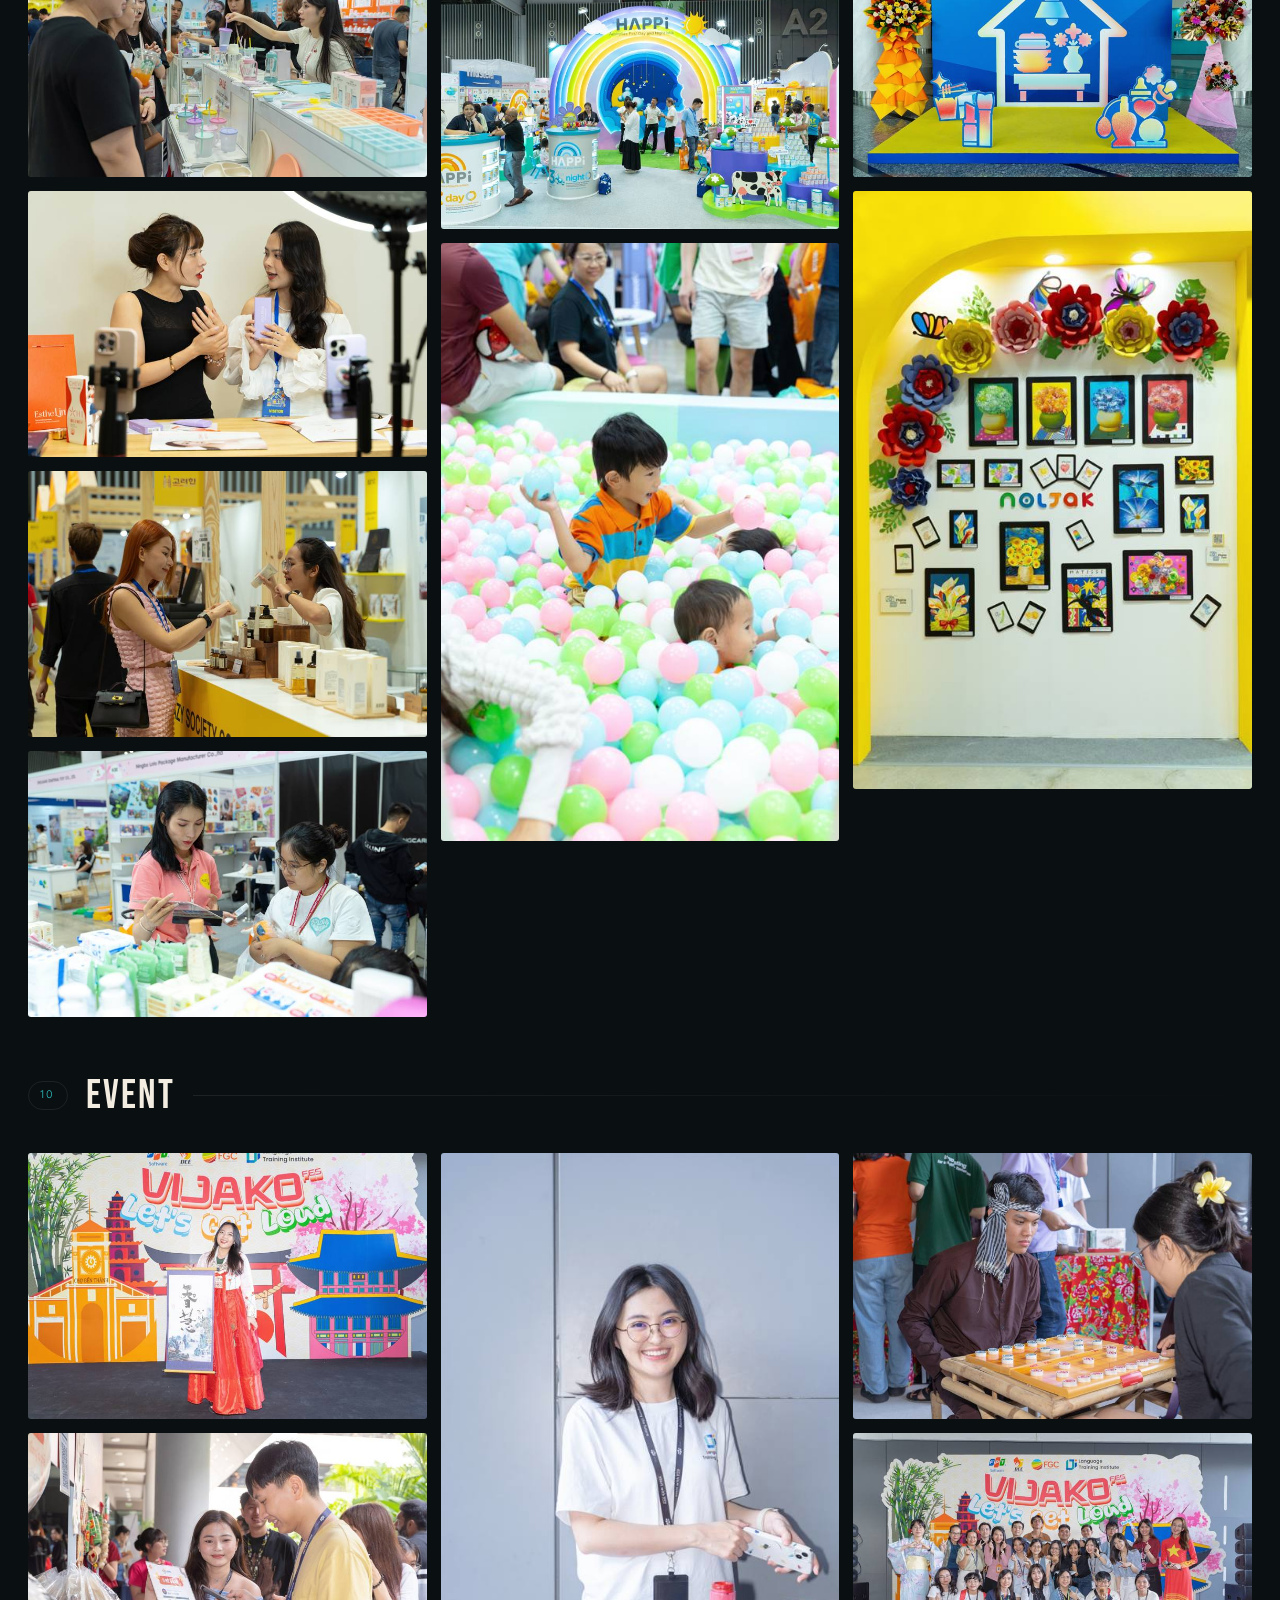
<file: photography.html>
<!DOCTYPE html><html lang="en"><head><meta charset="UTF-8"><meta name="viewport" content="width=device-width,initial-scale=1"><title>Photography &amp; Creative Direction · Ketine</title><link rel="stylesheet" href="assets/css/style.css?v=4"></head><body><nav class="nav"><a href="index.html" class="brand">KE<span>TINE</span></a><div class="nav-links"><a href="work-video.html">Film</a><a href="work-motion.html">Motion</a><a href="work-shortform.html">Short-form</a><a href="photography.html" class="active">Photography</a><a href="about.html">About</a><a href="about.html#contact" class="nav-cta">Hire me</a></div><button class="burger" aria-label="menu"><span></span><span></span><span></span></button></nav><section class="pagehead wrap"><div class="crumbs"><a href="index.html">Home</a> &nbsp;/&nbsp; Photo</div><h1>Photography <em>&amp; creative direction</em></h1><p>Grouped exactly as the original Canva albums — 13 sections, in order. Filter by type or scroll through.</p></section><section class="chapter-intro wrap reveal"><span class="eyebrow" style="justify-content:center">Photography &amp; Creative Direction</span><div class="sub">Fashion · Event · Lookbook · Portrait · Commercial · Product</div></section><div class="tabs wrap"><button class="tab active" data-filter="all">All</button><button class="tab" data-filter="fashion">Fashion</button><button class="tab" data-filter="event">Event</button><button class="tab" data-filter="commercial">Commercial</button><button class="tab" data-filter="education">Education</button><button class="tab" data-filter="yep">YEP</button></div><section class="album reveal" data-cat="fashion event"><div class="album-head wrap"><span class="ix">01</span><span class="tag">FASHION <i>|</i> EVENT</span><span class="line"></span></div><div class="wrap"><div class="masonry"><div class="cell" data-lb="image" data-src="assets/img/U8.jpg"><img src="assets/thumb/U8.jpg" alt="" loading="lazy"></div><div class="cell" data-lb="image" data-src="assets/img/U23.jpg"><img src="assets/thumb/U23.jpg" alt="" loading="lazy"></div><div class="cell" data-lb="image" data-src="assets/img/U56.jpg"><img src="assets/thumb/U56.jpg" alt="" loading="lazy"></div><div class="cell" data-lb="image" data-src="assets/img/U0.jpg"><img src="assets/thumb/U0.jpg" alt="" loading="lazy"></div><div class="cell" data-lb="image" data-src="assets/img/U51.jpg"><img src="assets/thumb/U51.jpg" alt="" loading="lazy"></div><div class="cell" data-lb="image" data-src="assets/img/U7.jpg"><img src="assets/thumb/U7.jpg" alt="" loading="lazy"></div><div class="cell" data-lb="image" data-src="assets/img/U129.jpg"><img src="assets/thumb/U129.jpg" alt="" loading="lazy"></div><div class="cell" data-lb="image" data-src="assets/img/U58.jpg"><img src="assets/thumb/U58.jpg" alt="" loading="lazy"></div><div class="cell" data-lb="image" data-src="assets/img/U69.jpg"><img src="assets/thumb/U69.jpg" alt="" loading="lazy"></div><div class="cell" data-lb="image" data-src="assets/img/U12.jpg"><img src="assets/thumb/U12.jpg" alt="" loading="lazy"></div><div class="cell" data-lb="image" data-src="assets/img/U116.jpg"><img src="assets/thumb/U116.jpg" alt="" loading="lazy"></div><div class="cell" data-lb="image" data-src="assets/img/U66.jpg"><img src="assets/thumb/U66.jpg" alt="" loading="lazy"></div></div></div></section><section class="album reveal" data-cat="fashion event"><div class="album-head wrap"><span class="ix">02</span><span class="tag">FASHION <i>|</i> EVENT</span><span class="line"></span></div><div class="wrap"><div class="masonry"><div class="cell" data-lb="image" data-src="assets/img/U110.jpg"><img src="assets/thumb/U110.jpg" alt="" loading="lazy"></div><div class="cell" data-lb="image" data-src="assets/img/U77.jpg"><img src="assets/thumb/U77.jpg" alt="" loading="lazy"></div><div class="cell" data-lb="image" data-src="assets/img/U108.jpg"><img src="assets/thumb/U108.jpg" alt="" loading="lazy"></div><div class="cell" data-lb="image" data-src="assets/img/U31.jpg"><img src="assets/thumb/U31.jpg" alt="" loading="lazy"></div><div class="cell" data-lb="image" data-src="assets/img/U91.jpg"><img src="assets/thumb/U91.jpg" alt="" loading="lazy"></div></div></div></section><section class="album reveal" data-cat="event"><div class="album-head wrap"><span class="ix">03</span><span class="tag">EVENT</span><span class="line"></span></div><div class="wrap"><div class="masonry"><div class="cell" data-lb="image" data-src="assets/img/U67.jpg"><img src="assets/thumb/U67.jpg" alt="" loading="lazy"></div><div class="cell" data-lb="image" data-src="assets/img/U95.jpg"><img src="assets/thumb/U95.jpg" alt="" loading="lazy"></div><div class="cell" data-lb="image" data-src="assets/img/U82.jpg"><img src="assets/thumb/U82.jpg" alt="" loading="lazy"></div><div class="cell" data-lb="image" data-src="assets/img/U32.jpg"><img src="assets/thumb/U32.jpg" alt="" loading="lazy"></div><div class="cell" data-lb="image" data-src="assets/img/U25.jpg"><img src="assets/thumb/U25.jpg" alt="" loading="lazy"></div><div class="cell" data-lb="image" data-src="assets/img/U24.jpg"><img src="assets/thumb/U24.jpg" alt="" loading="lazy"></div><div class="cell" data-lb="image" data-src="assets/img/U30.jpg"><img src="assets/thumb/U30.jpg" alt="" loading="lazy"></div></div></div></section><section class="album reveal" data-cat="event"><div class="album-head wrap"><span class="ix">04</span><span class="tag">EVENT</span><span class="line"></span></div><div class="wrap"><div class="masonry"><div class="cell" data-lb="image" data-src="assets/img/U119.jpg"><img src="assets/thumb/U119.jpg" alt="" loading="lazy"></div><div class="cell" data-lb="image" data-src="assets/img/U2.jpg"><img src="assets/thumb/U2.jpg" alt="" loading="lazy"></div><div class="cell" data-lb="image" data-src="assets/img/U40.jpg"><img src="assets/thumb/U40.jpg" alt="" loading="lazy"></div><div class="cell" data-lb="image" data-src="assets/img/U28.jpg"><img src="assets/thumb/U28.jpg" alt="" loading="lazy"></div><div class="cell" data-lb="image" data-src="assets/img/U134.jpg"><img src="assets/thumb/U134.jpg" alt="" loading="lazy"></div><div class="cell" data-lb="image" data-src="assets/img/U88.jpg"><img src="assets/thumb/U88.jpg" alt="" loading="lazy"></div><div class="cell" data-lb="image" data-src="assets/img/U96.jpg"><img src="assets/thumb/U96.jpg" alt="" loading="lazy"></div><div class="cell" data-lb="image" data-src="assets/img/U9.jpg"><img src="assets/thumb/U9.jpg" alt="" loading="lazy"></div><div class="cell" data-lb="image" data-src="assets/img/U29.jpg"><img src="assets/thumb/U29.jpg" alt="" loading="lazy"></div><div class="cell" data-lb="image" data-src="assets/img/U136.jpg"><img src="assets/thumb/U136.jpg" alt="" loading="lazy"></div><div class="cell" data-lb="image" data-src="assets/img/U5.jpg"><img src="assets/thumb/U5.jpg" alt="" loading="lazy"></div><div class="cell" data-lb="image" data-src="assets/img/U34.jpg"><img src="assets/thumb/U34.jpg" alt="" loading="lazy"></div><div class="cell" data-lb="image" data-src="assets/img/U11.jpg"><img src="assets/thumb/U11.jpg" alt="" loading="lazy"></div></div></div></section><section class="album reveal" data-cat="commercial education"><div class="album-head wrap"><span class="ix">05</span><span class="tag">COMMERCIAL <i>|</i> EDUCATION</span><span class="line"></span></div><div class="wrap"><div class="masonry"><div class="cell" data-lb="image" data-src="assets/img/U74.jpg"><img src="assets/thumb/U74.jpg" alt="" loading="lazy"></div><div class="cell" data-lb="image" data-src="assets/img/U132.jpg"><img src="assets/thumb/U132.jpg" alt="" loading="lazy"></div><div class="cell" data-lb="image" data-src="assets/img/U64.jpg"><img src="assets/thumb/U64.jpg" alt="" loading="lazy"></div><div class="cell" data-lb="image" data-src="assets/img/U16.jpg"><img src="assets/thumb/U16.jpg" alt="" loading="lazy"></div><div class="cell" data-lb="image" data-src="assets/img/U26.jpg"><img src="assets/thumb/U26.jpg" alt="" loading="lazy"></div><div class="cell" data-lb="image" data-src="assets/img/U15.jpg"><img src="assets/thumb/U15.jpg" alt="" loading="lazy"></div><div class="cell" data-lb="image" data-src="assets/img/U89.jpg"><img src="assets/thumb/U89.jpg" alt="" loading="lazy"></div><div class="cell" data-lb="image" data-src="assets/img/U93.jpg"><img src="assets/thumb/U93.jpg" alt="" loading="lazy"></div><div class="cell" data-lb="image" data-src="assets/img/U125.jpg"><img src="assets/thumb/U125.jpg" alt="" loading="lazy"></div><div class="cell" data-lb="image" data-src="assets/img/U61.jpg"><img src="assets/thumb/U61.jpg" alt="" loading="lazy"></div><div class="cell" data-lb="image" data-src="assets/img/U62.jpg"><img src="assets/thumb/U62.jpg" alt="" loading="lazy"></div><div class="cell" data-lb="image" data-src="assets/img/U55.jpg"><img src="assets/thumb/U55.jpg" alt="" loading="lazy"></div><div class="cell" data-lb="image" data-src="assets/img/U106.jpg"><img src="assets/thumb/U106.jpg" alt="" loading="lazy"></div><div class="cell" data-lb="image" data-src="assets/img/U72.jpg"><img src="assets/thumb/U72.jpg" alt="" loading="lazy"></div></div></div></section><section class="album reveal" data-cat="fashion event"><div class="album-head wrap"><span class="ix">06</span><span class="tag">FASHION <i>|</i> EVENT</span><span class="line"></span></div><div class="wrap"><div class="masonry"><div class="cell" data-lb="image" data-src="assets/img/U111.jpg"><img src="assets/thumb/U111.jpg" alt="" loading="lazy"></div><div class="cell" data-lb="image" data-src="assets/img/U37.jpg"><img src="assets/thumb/U37.jpg" alt="" loading="lazy"></div><div class="cell" data-lb="image" data-src="assets/img/U105.jpg"><img src="assets/thumb/U105.jpg" alt="" loading="lazy"></div><div class="cell" data-lb="image" data-src="assets/img/U43.jpg"><img src="assets/thumb/U43.jpg" alt="" loading="lazy"></div><div class="cell" data-lb="image" data-src="assets/img/U109.jpg"><img src="assets/thumb/U109.jpg" alt="" loading="lazy"></div><div class="cell" data-lb="image" data-src="assets/img/U84.jpg"><img src="assets/thumb/U84.jpg" alt="" loading="lazy"></div><div class="cell" data-lb="image" data-src="assets/img/U124.jpg"><img src="assets/thumb/U124.jpg" alt="" loading="lazy"></div><div class="cell" data-lb="image" data-src="assets/img/U42.jpg"><img src="assets/thumb/U42.jpg" alt="" loading="lazy"></div><div class="cell" data-lb="image" data-src="assets/img/U130.jpg"><img src="assets/thumb/U130.jpg" alt="" loading="lazy"></div><div class="cell" data-lb="image" data-src="assets/img/U41.jpg"><img src="assets/thumb/U41.jpg" alt="" loading="lazy"></div><div class="cell" data-lb="image" data-src="assets/img/U47.jpg"><img src="assets/thumb/U47.jpg" alt="" loading="lazy"></div></div></div></section><section class="album reveal" data-cat="fashion event"><div class="album-head wrap"><span class="ix">07</span><span class="tag">FASHION <i>|</i> EVENT</span><span class="line"></span></div><div class="wrap"><div class="masonry"><div class="cell" data-lb="image" data-src="assets/img/U120.jpg"><img src="assets/thumb/U120.jpg" alt="" loading="lazy"></div><div class="cell" data-lb="image" data-src="assets/img/U76.jpg"><img src="assets/thumb/U76.jpg" alt="" loading="lazy"></div><div class="cell" data-lb="image" data-src="assets/img/U133.jpg"><img src="assets/thumb/U133.jpg" alt="" loading="lazy"></div><div class="cell" data-lb="image" data-src="assets/img/U73.jpg"><img src="assets/thumb/U73.jpg" alt="" loading="lazy"></div><div class="cell" data-lb="image" data-src="assets/img/U113.jpg"><img src="assets/thumb/U113.jpg" alt="" loading="lazy"></div><div class="cell" data-lb="image" data-src="assets/img/U50.jpg"><img src="assets/thumb/U50.jpg" alt="" loading="lazy"></div><div class="cell" data-lb="image" data-src="assets/img/U112.jpg"><img src="assets/thumb/U112.jpg" alt="" loading="lazy"></div><div class="cell" data-lb="image" data-src="assets/img/U127.jpg"><img src="assets/thumb/U127.jpg" alt="" loading="lazy"></div><div class="cell" data-lb="image" data-src="assets/img/U36.jpg"><img src="assets/thumb/U36.jpg" alt="" loading="lazy"></div><div class="cell" data-lb="image" data-src="assets/img/U27.jpg"><img src="assets/thumb/U27.jpg" alt="" loading="lazy"></div><div class="cell" data-lb="image" data-src="assets/img/U80.jpg"><img src="assets/thumb/U80.jpg" alt="" loading="lazy"></div><div class="cell" data-lb="image" data-src="assets/img/U44.jpg"><img src="assets/thumb/U44.jpg" alt="" loading="lazy"></div></div></div></section><section class="album reveal" data-cat="event"><div class="album-head wrap"><span class="ix">08</span><span class="tag">EVENT</span><span class="line"></span></div><div class="wrap"><div class="masonry"><div class="cell" data-lb="image" data-src="assets/img/U20.jpg"><img src="assets/thumb/U20.jpg" alt="" loading="lazy"></div><div class="cell" data-lb="image" data-src="assets/img/U123.jpg"><img src="assets/thumb/U123.jpg" alt="" loading="lazy"></div><div class="cell" data-lb="image" data-src="assets/img/U122.jpg"><img src="assets/thumb/U122.jpg" alt="" loading="lazy"></div><div class="cell" data-lb="image" data-src="assets/img/U39.jpg"><img src="assets/thumb/U39.jpg" alt="" loading="lazy"></div><div class="cell" data-lb="image" data-src="assets/img/U114.jpg"><img src="assets/thumb/U114.jpg" alt="" loading="lazy"></div><div class="cell" data-lb="image" data-src="assets/img/U126.jpg"><img src="assets/thumb/U126.jpg" alt="" loading="lazy"></div><div class="cell" data-lb="image" data-src="assets/img/U33.jpg"><img src="assets/thumb/U33.jpg" alt="" loading="lazy"></div></div></div></section><section class="album reveal" data-cat="event commercial"><div class="album-head wrap"><span class="ix">09</span><span class="tag">EVENT <i>|</i> COMMERCIAL</span><span class="line"></span></div><div class="wrap"><div class="masonry"><div class="cell" data-lb="image" data-src="assets/img/U10.jpg"><img src="assets/thumb/U10.jpg" alt="" loading="lazy"></div><div class="cell" data-lb="image" data-src="assets/img/U81.jpg"><img src="assets/thumb/U81.jpg" alt="" loading="lazy"></div><div class="cell" data-lb="image" data-src="assets/img/U17.jpg"><img src="assets/thumb/U17.jpg" alt="" loading="lazy"></div><div class="cell" data-lb="image" data-src="assets/img/U1.jpg"><img src="assets/thumb/U1.jpg" alt="" loading="lazy"></div><div class="cell" data-lb="image" data-src="assets/img/U94.jpg"><img src="assets/thumb/U94.jpg" alt="" loading="lazy"></div><div class="cell" data-lb="image" data-src="assets/img/U104.jpg"><img src="assets/thumb/U104.jpg" alt="" loading="lazy"></div><div class="cell" data-lb="image" data-src="assets/img/U63.jpg"><img src="assets/thumb/U63.jpg" alt="" loading="lazy"></div><div class="cell" data-lb="image" data-src="assets/img/U97.jpg"><img src="assets/thumb/U97.jpg" alt="" loading="lazy"></div><div class="cell" data-lb="image" data-src="assets/img/U117.jpg"><img src="assets/thumb/U117.jpg" alt="" loading="lazy"></div><div class="cell" data-lb="image" data-src="assets/img/U53.jpg"><img src="assets/thumb/U53.jpg" alt="" loading="lazy"></div><div class="cell" data-lb="image" data-src="assets/img/U107.jpg"><img src="assets/thumb/U107.jpg" alt="" loading="lazy"></div><div class="cell" data-lb="image" data-src="assets/img/U90.jpg"><img src="assets/thumb/U90.jpg" alt="" loading="lazy"></div><div class="cell" data-lb="image" data-src="assets/img/U13.jpg"><img src="assets/thumb/U13.jpg" alt="" loading="lazy"></div></div></div></section><section class="album reveal" data-cat="event"><div class="album-head wrap"><span class="ix">10</span><span class="tag">EVENT</span><span class="line"></span></div><div class="wrap"><div class="masonry"><div class="cell" data-lb="image" data-src="assets/img/U71.jpg"><img src="assets/thumb/U71.jpg" alt="" loading="lazy"></div><div class="cell" data-lb="image" data-src="assets/img/U86.jpg"><img src="assets/thumb/U86.jpg" alt="" loading="lazy"></div><div class="cell" data-lb="image" data-src="assets/img/U60.jpg"><img src="assets/thumb/U60.jpg" alt="" loading="lazy"></div><div class="cell" data-lb="image" data-src="assets/img/U101.jpg"><img src="assets/thumb/U101.jpg" alt="" loading="lazy"></div><div class="cell" data-lb="image" data-src="assets/img/U92.jpg"><img src="assets/thumb/U92.jpg" alt="" loading="lazy"></div><div class="cell" data-lb="image" data-src="assets/img/U45.jpg"><img src="assets/thumb/U45.jpg" alt="" loading="lazy"></div><div class="cell" data-lb="image" data-src="assets/img/U48.jpg"><img src="assets/thumb/U48.jpg" alt="" loading="lazy"></div><div class="cell" data-lb="image" data-src="assets/img/U4.jpg"><img src="assets/thumb/U4.jpg" alt="" loading="lazy"></div><div class="cell" data-lb="image" data-src="assets/img/U85.jpg"><img src="assets/thumb/U85.jpg" alt="" loading="lazy"></div></div></div></section><section class="album reveal" data-cat="fashion event"><div class="album-head wrap"><span class="ix">11</span><span class="tag">FASHION <i>|</i> EVENT</span><span class="line"></span></div><div class="wrap"><div class="masonry"><div class="cell" data-lb="image" data-src="assets/img/U19.jpg"><img src="assets/thumb/U19.jpg" alt="" loading="lazy"></div><div class="cell" data-lb="image" data-src="assets/img/U18.jpg"><img src="assets/thumb/U18.jpg" alt="" loading="lazy"></div><div class="cell" data-lb="image" data-src="assets/img/U49.jpg"><img src="assets/thumb/U49.jpg" alt="" loading="lazy"></div><div class="cell" data-lb="image" data-src="assets/img/U59.jpg"><img src="assets/thumb/U59.jpg" alt="" loading="lazy"></div><div class="cell" data-lb="image" data-src="assets/img/U118.jpg"><img src="assets/thumb/U118.jpg" alt="" loading="lazy"></div><div class="cell" data-lb="image" data-src="assets/img/U38.jpg"><img src="assets/thumb/U38.jpg" alt="" loading="lazy"></div><div class="cell" data-lb="image" data-src="assets/img/U75.jpg"><img src="assets/thumb/U75.jpg" alt="" loading="lazy"></div></div></div></section><section class="album reveal" data-cat="event commercial"><div class="album-head wrap"><span class="ix">12</span><span class="tag">EVENT <i>|</i> COMMERCIAL</span><span class="line"></span></div><div class="wrap"><div class="masonry"><div class="cell" data-lb="image" data-src="assets/img/U22.jpg"><img src="assets/thumb/U22.jpg" alt="" loading="lazy"></div><div class="cell" data-lb="image" data-src="assets/img/U78.jpg"><img src="assets/thumb/U78.jpg" alt="" loading="lazy"></div><div class="cell" data-lb="image" data-src="assets/img/U35.jpg"><img src="assets/thumb/U35.jpg" alt="" loading="lazy"></div><div class="cell" data-lb="image" data-src="assets/img/U65.jpg"><img src="assets/thumb/U65.jpg" alt="" loading="lazy"></div><div class="cell" data-lb="image" data-src="assets/img/U128.jpg"><img src="assets/thumb/U128.jpg" alt="" loading="lazy"></div><div class="cell" data-lb="image" data-src="assets/img/U3.jpg"><img src="assets/thumb/U3.jpg" alt="" loading="lazy"></div><div class="cell" data-lb="image" data-src="assets/img/U6.jpg"><img src="assets/thumb/U6.jpg" alt="" loading="lazy"></div><div class="cell" data-lb="image" data-src="assets/img/U14.jpg"><img src="assets/thumb/U14.jpg" alt="" loading="lazy"></div><div class="cell" data-lb="image" data-src="assets/img/U99.jpg"><img src="assets/thumb/U99.jpg" alt="" loading="lazy"></div></div></div></section><section class="album reveal" data-cat="event yep"><div class="album-head wrap"><span class="ix">13</span><span class="tag">EVENT <i>|</i> YEP</span><span class="line"></span></div><div class="wrap"><div class="masonry"><div class="cell" data-lb="image" data-src="assets/img/U98.jpg"><img src="assets/thumb/U98.jpg" alt="" loading="lazy"></div><div class="cell" data-lb="image" data-src="assets/img/U135.jpg"><img src="assets/thumb/U135.jpg" alt="" loading="lazy"></div><div class="cell" data-lb="image" data-src="assets/img/U131.jpg"><img src="assets/thumb/U131.jpg" alt="" loading="lazy"></div><div class="cell" data-lb="image" data-src="assets/img/U46.jpg"><img src="assets/thumb/U46.jpg" alt="" loading="lazy"></div><div class="cell" data-lb="image" data-src="assets/img/U54.jpg"><img src="assets/thumb/U54.jpg" alt="" loading="lazy"></div><div class="cell" data-lb="image" data-src="assets/img/U70.jpg"><img src="assets/thumb/U70.jpg" alt="" loading="lazy"></div><div class="cell" data-lb="image" data-src="assets/img/U57.jpg"><img src="assets/thumb/U57.jpg" alt="" loading="lazy"></div><div class="cell" data-lb="image" data-src="assets/img/U79.jpg"><img src="assets/thumb/U79.jpg" alt="" loading="lazy"></div><div class="cell" data-lb="image" data-src="assets/img/U100.jpg"><img src="assets/thumb/U100.jpg" alt="" loading="lazy"></div><div class="cell" data-lb="image" data-src="assets/img/U121.jpg"><img src="assets/thumb/U121.jpg" alt="" loading="lazy"></div><div class="cell" data-lb="image" data-src="assets/img/U83.jpg"><img src="assets/thumb/U83.jpg" alt="" loading="lazy"></div><div class="cell" data-lb="image" data-src="assets/img/U102.jpg"><img src="assets/thumb/U102.jpg" alt="" loading="lazy"></div></div></div></section><footer><div class="wrap"><div class="foot-grid"><div><div class="foot-brand">KE<span>TINE</span></div><p style="color:var(--muted);max-width:300px;margin-top:12px;font-size:.92rem">Full-stack Media Creator — End-to-End Media Solutions.</p></div><div class="foot-col"><h4>Work</h4><a href="work-video.html">Corporate Films</a><a href="work-motion.html">Motion Graphics</a><a href="work-shortform.html">Short-form</a><a href="photography.html">Photography</a></div><div class="foot-col"><h4>Connect</h4><a href="https://www.facebook.com/Ketine.social/" target="_blank" rel="noopener">Facebook</a><a href="mailto:Ketine.social@gmail.com">Ketine.social@gmail.com</a><a href="tel:+84938280197">0938 280 197</a><a href="about.html#contact">Contact</a></div></div><div class="foot-bottom"><span>© <span id="yr">2026</span> Ketine. All rights reserved.</span><span>Cinematic Portfolio</span></div></div></footer><div class="lb" id="lb"><button class="close">&times;</button><button class="nav-btn prev">&#8249;</button><div class="lb-stage"></div><button class="nav-btn next">&#8250;</button></div><script src="assets/js/main.js"></script></body></html>
</file>
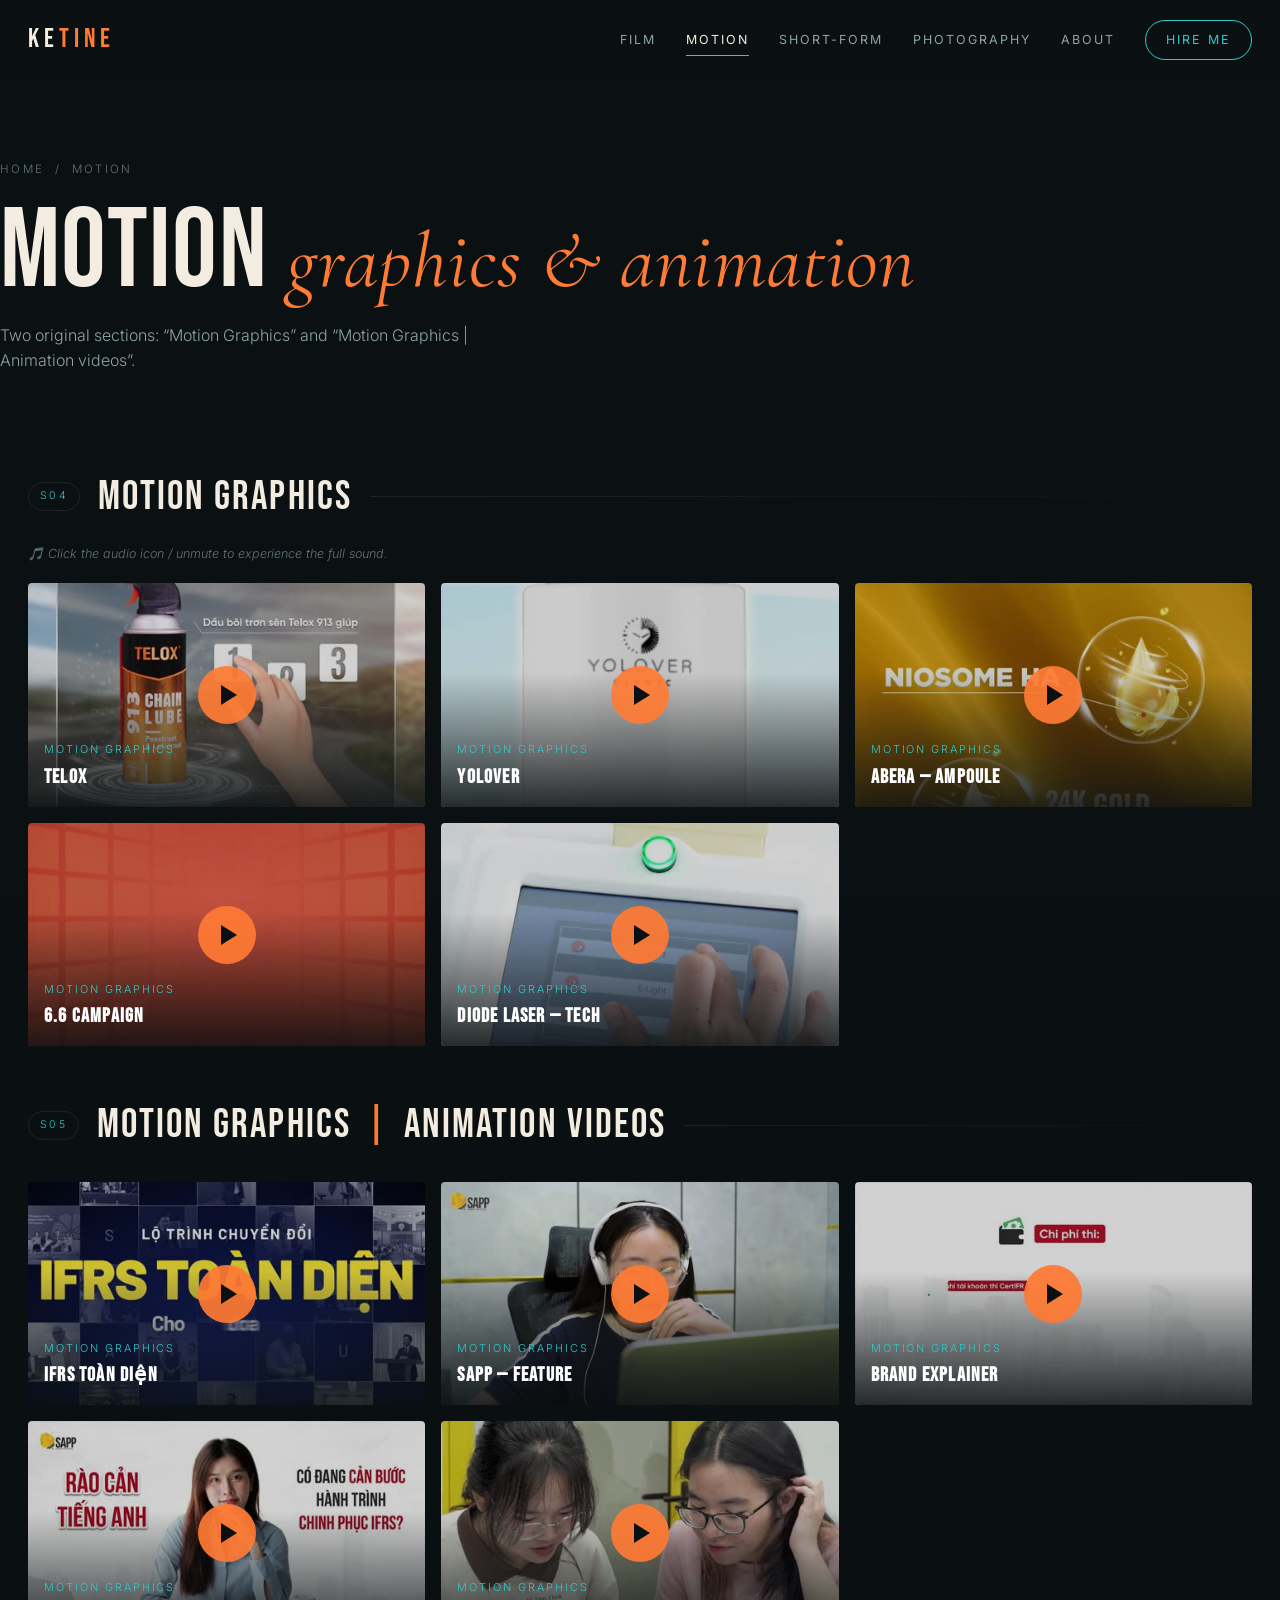
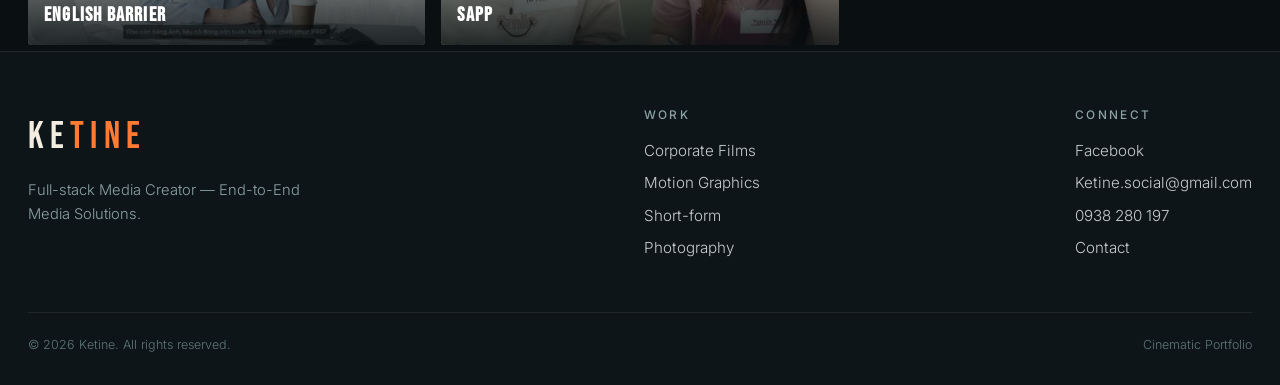
<file: work-motion.html>
<!DOCTYPE html><html lang="en"><head><meta charset="UTF-8"><meta name="viewport" content="width=device-width,initial-scale=1"><title>Video — Motion Graphics · Ketine</title><link rel="stylesheet" href="assets/css/style.css?v=4"></head><body><nav class="nav"><a href="index.html" class="brand">KE<span>TINE</span></a><div class="nav-links"><a href="work-video.html">Film</a><a href="work-motion.html" class="active">Motion</a><a href="work-shortform.html">Short-form</a><a href="photography.html">Photography</a><a href="about.html">About</a><a href="about.html#contact" class="nav-cta">Hire me</a></div><button class="burger" aria-label="menu"><span></span><span></span><span></span></button></nav><section class="pagehead wrap"><div class="crumbs"><a href="index.html">Home</a> &nbsp;/&nbsp; Motion</div><h1>Motion <em>graphics & animation</em></h1><p>Two original sections: “Motion Graphics” and “Motion Graphics | Animation videos”.</p></section><section class="album reveal"><div class="album-head wrap"><span class="ix">S04</span><span class="tag">Motion Graphics</span><span class="line"></span></div><p class="album-note wrap">🎵 Click the audio icon / unmute to experience the full sound.</p><div class="wrap"><div class="vgrid"><div class="vcard" data-lb="video" data-src="https://github.com/KetineMedia/ketinemedia.github.io/releases/download/media/video_16.mp4"><img src="assets/poster/video_16.jpg" alt="" loading="lazy"><div class="pbtn"></div><div class="vlabel"><span>Motion Graphics</span><b>Telox</b></div></div><div class="vcard" data-lb="video" data-src="https://github.com/KetineMedia/ketinemedia.github.io/releases/download/media/video_20.mp4"><img src="assets/poster/video_20.jpg" alt="" loading="lazy"><div class="pbtn"></div><div class="vlabel"><span>Motion Graphics</span><b>Yolover</b></div></div><div class="vcard" data-lb="video" data-src="https://github.com/KetineMedia/ketinemedia.github.io/releases/download/media/video_17.mp4"><img src="assets/poster/video_17.jpg" alt="" loading="lazy"><div class="pbtn"></div><div class="vlabel"><span>Motion Graphics</span><b>Abera — Ampoule</b></div></div><div class="vcard" data-lb="video" data-src="https://github.com/KetineMedia/ketinemedia.github.io/releases/download/media/video_06.mp4"><img src="assets/poster/video_06.jpg" alt="" loading="lazy"><div class="pbtn"></div><div class="vlabel"><span>Motion Graphics</span><b>6.6 Campaign</b></div></div><div class="vcard" data-lb="video" data-src="https://github.com/KetineMedia/ketinemedia.github.io/releases/download/media/video_04.mp4"><img src="assets/poster/video_04.jpg" alt="" loading="lazy"><div class="pbtn"></div><div class="vlabel"><span>Motion Graphics</span><b>Diode Laser — Tech</b></div></div></div></div></section><section class="album reveal"><div class="album-head wrap"><span class="ix">S05</span><span class="tag">Motion Graphics <i>|</i> Animation videos</span><span class="line"></span></div><div class="wrap"><div class="vgrid"><div class="vcard" data-lb="video" data-src="https://github.com/KetineMedia/ketinemedia.github.io/releases/download/media/video_08.mp4"><img src="assets/poster/video_08.jpg" alt="" loading="lazy"><div class="pbtn"></div><div class="vlabel"><span>Motion Graphics</span><b>IFRS Toàn Diện</b></div></div><div class="vcard" data-lb="video" data-src="https://github.com/KetineMedia/ketinemedia.github.io/releases/download/media/video_11.mp4"><img src="assets/poster/video_11.jpg" alt="" loading="lazy"><div class="pbtn"></div><div class="vlabel"><span>Motion Graphics</span><b>SAPP — Feature</b></div></div><div class="vcard" data-lb="video" data-src="https://github.com/KetineMedia/ketinemedia.github.io/releases/download/media/video_01.mp4"><img src="assets/poster/video_01.jpg" alt="" loading="lazy"><div class="pbtn"></div><div class="vlabel"><span>Motion Graphics</span><b>Brand Explainer</b></div></div><div class="vcard" data-lb="video" data-src="https://github.com/KetineMedia/ketinemedia.github.io/releases/download/media/video_22.mp4"><img src="assets/poster/video_22.jpg" alt="" loading="lazy"><div class="pbtn"></div><div class="vlabel"><span>Motion Graphics</span><b>English Barrier</b></div></div><div class="vcard" data-lb="video" data-src="https://github.com/KetineMedia/ketinemedia.github.io/releases/download/media/video_18.mp4"><img src="assets/poster/video_18.jpg" alt="" loading="lazy"><div class="pbtn"></div><div class="vlabel"><span>Motion Graphics</span><b>SAPP</b></div></div></div></div></section><footer><div class="wrap"><div class="foot-grid"><div><div class="foot-brand">KE<span>TINE</span></div><p style="color:var(--muted);max-width:300px;margin-top:12px;font-size:.92rem">Full-stack Media Creator — End-to-End Media Solutions.</p></div><div class="foot-col"><h4>Work</h4><a href="work-video.html">Corporate Films</a><a href="work-motion.html">Motion Graphics</a><a href="work-shortform.html">Short-form</a><a href="photography.html">Photography</a></div><div class="foot-col"><h4>Connect</h4><a href="https://www.facebook.com/Ketine.social/" target="_blank" rel="noopener">Facebook</a><a href="mailto:Ketine.social@gmail.com">Ketine.social@gmail.com</a><a href="tel:+84938280197">0938 280 197</a><a href="about.html#contact">Contact</a></div></div><div class="foot-bottom"><span>© <span id="yr">2026</span> Ketine. All rights reserved.</span><span>Cinematic Portfolio</span></div></div></footer><div class="lb" id="lb"><button class="close">&times;</button><button class="nav-btn prev">&#8249;</button><div class="lb-stage"></div><button class="nav-btn next">&#8250;</button></div><script src="assets/js/main.js"></script></body></html>
</file>
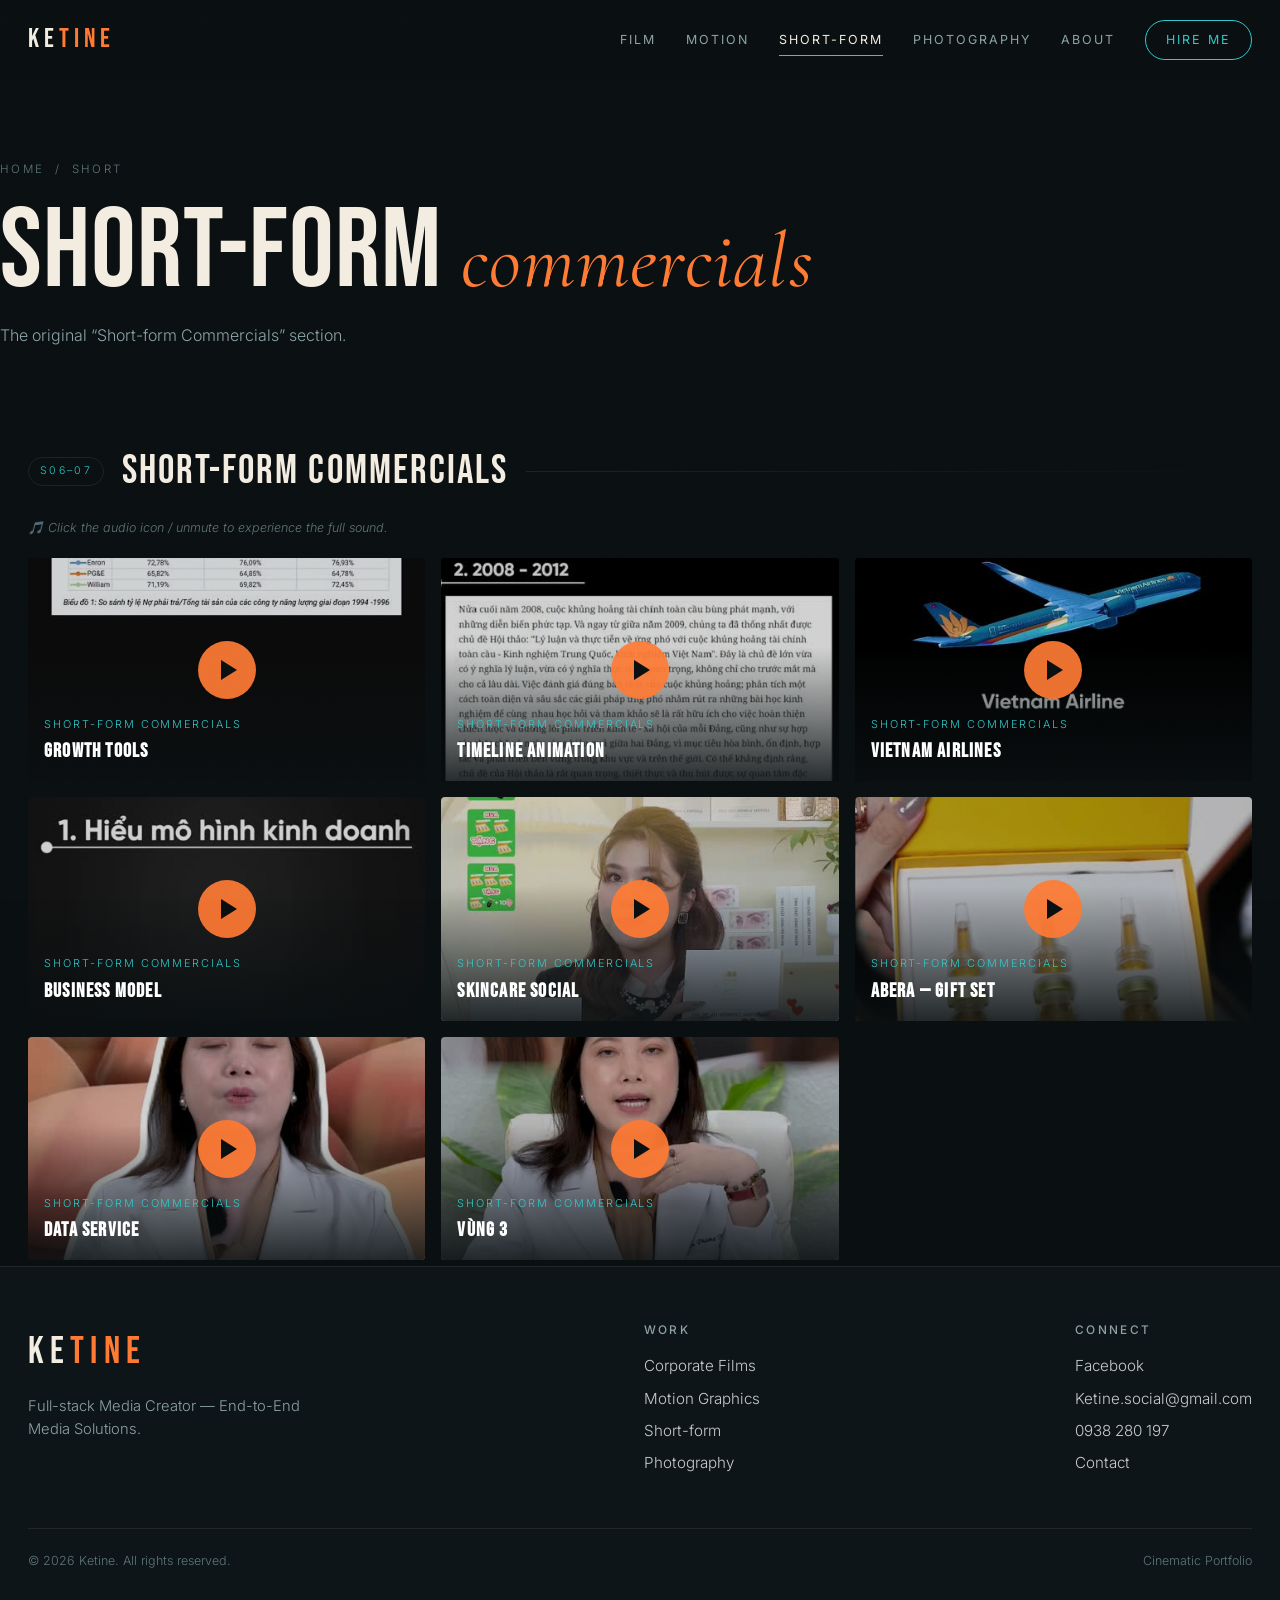
<file: work-shortform.html>
<!DOCTYPE html><html lang="en"><head><meta charset="UTF-8"><meta name="viewport" content="width=device-width,initial-scale=1"><title>Video — Short-form Commercials · Ketine</title><link rel="stylesheet" href="assets/css/style.css?v=4"></head><body><nav class="nav"><a href="index.html" class="brand">KE<span>TINE</span></a><div class="nav-links"><a href="work-video.html">Film</a><a href="work-motion.html">Motion</a><a href="work-shortform.html" class="active">Short-form</a><a href="photography.html">Photography</a><a href="about.html">About</a><a href="about.html#contact" class="nav-cta">Hire me</a></div><button class="burger" aria-label="menu"><span></span><span></span><span></span></button></nav><section class="pagehead wrap"><div class="crumbs"><a href="index.html">Home</a> &nbsp;/&nbsp; Short</div><h1>Short-form <em>commercials</em></h1><p>The original “Short-form Commercials” section.</p></section><section class="album reveal"><div class="album-head wrap"><span class="ix">S06–07</span><span class="tag">Short-form Commercials</span><span class="line"></span></div><p class="album-note wrap">🎵 Click the audio icon / unmute to experience the full sound.</p><div class="wrap"><div class="vgrid"><div class="vcard" data-lb="video" data-src="https://github.com/KetineMedia/ketinemedia.github.io/releases/download/media/video_24.mp4"><img src="assets/poster/video_24.jpg" alt="" loading="lazy"><div class="pbtn"></div><div class="vlabel"><span>Short-form Commercials</span><b>Growth Tools</b></div></div><div class="vcard" data-lb="video" data-src="https://github.com/KetineMedia/ketinemedia.github.io/releases/download/media/video_12.mp4"><img src="assets/poster/video_12.jpg" alt="" loading="lazy"><div class="pbtn"></div><div class="vlabel"><span>Short-form Commercials</span><b>Timeline Animation</b></div></div><div class="vcard" data-lb="video" data-src="https://github.com/KetineMedia/ketinemedia.github.io/releases/download/media/video_10.mp4"><img src="assets/poster/video_10.jpg" alt="" loading="lazy"><div class="pbtn"></div><div class="vlabel"><span>Short-form Commercials</span><b>Vietnam Airlines</b></div></div><div class="vcard" data-lb="video" data-src="https://github.com/KetineMedia/ketinemedia.github.io/releases/download/media/video_05.mp4"><img src="assets/poster/video_05.jpg" alt="" loading="lazy"><div class="pbtn"></div><div class="vlabel"><span>Short-form Commercials</span><b>Business Model</b></div></div><div class="vcard" data-lb="video" data-src="https://github.com/KetineMedia/ketinemedia.github.io/releases/download/media/video_07.mp4"><img src="assets/poster/video_07.jpg" alt="" loading="lazy"><div class="pbtn"></div><div class="vlabel"><span>Short-form Commercials</span><b>Skincare Social</b></div></div><div class="vcard" data-lb="video" data-src="https://github.com/KetineMedia/ketinemedia.github.io/releases/download/media/video_02.mp4"><img src="assets/poster/video_02.jpg" alt="" loading="lazy"><div class="pbtn"></div><div class="vlabel"><span>Short-form Commercials</span><b>Abera — Gift Set</b></div></div><div class="vcard" data-lb="video" data-src="https://github.com/KetineMedia/ketinemedia.github.io/releases/download/media/video_14.mp4"><img src="assets/poster/video_14.jpg" alt="" loading="lazy"><div class="pbtn"></div><div class="vlabel"><span>Short-form Commercials</span><b>Data Service</b></div></div><div class="vcard" data-lb="video" data-src="https://github.com/KetineMedia/ketinemedia.github.io/releases/download/media/video_23.mp4"><img src="assets/poster/video_23.jpg" alt="" loading="lazy"><div class="pbtn"></div><div class="vlabel"><span>Short-form Commercials</span><b>Vùng 3</b></div></div></div></div></section><footer><div class="wrap"><div class="foot-grid"><div><div class="foot-brand">KE<span>TINE</span></div><p style="color:var(--muted);max-width:300px;margin-top:12px;font-size:.92rem">Full-stack Media Creator — End-to-End Media Solutions.</p></div><div class="foot-col"><h4>Work</h4><a href="work-video.html">Corporate Films</a><a href="work-motion.html">Motion Graphics</a><a href="work-shortform.html">Short-form</a><a href="photography.html">Photography</a></div><div class="foot-col"><h4>Connect</h4><a href="https://www.facebook.com/Ketine.social/" target="_blank" rel="noopener">Facebook</a><a href="mailto:Ketine.social@gmail.com">Ketine.social@gmail.com</a><a href="tel:+84938280197">0938 280 197</a><a href="about.html#contact">Contact</a></div></div><div class="foot-bottom"><span>© <span id="yr">2026</span> Ketine. All rights reserved.</span><span>Cinematic Portfolio</span></div></div></footer><div class="lb" id="lb"><button class="close">&times;</button><button class="nav-btn prev">&#8249;</button><div class="lb-stage"></div><button class="nav-btn next">&#8250;</button></div><script src="assets/js/main.js"></script></body></html>
</file>
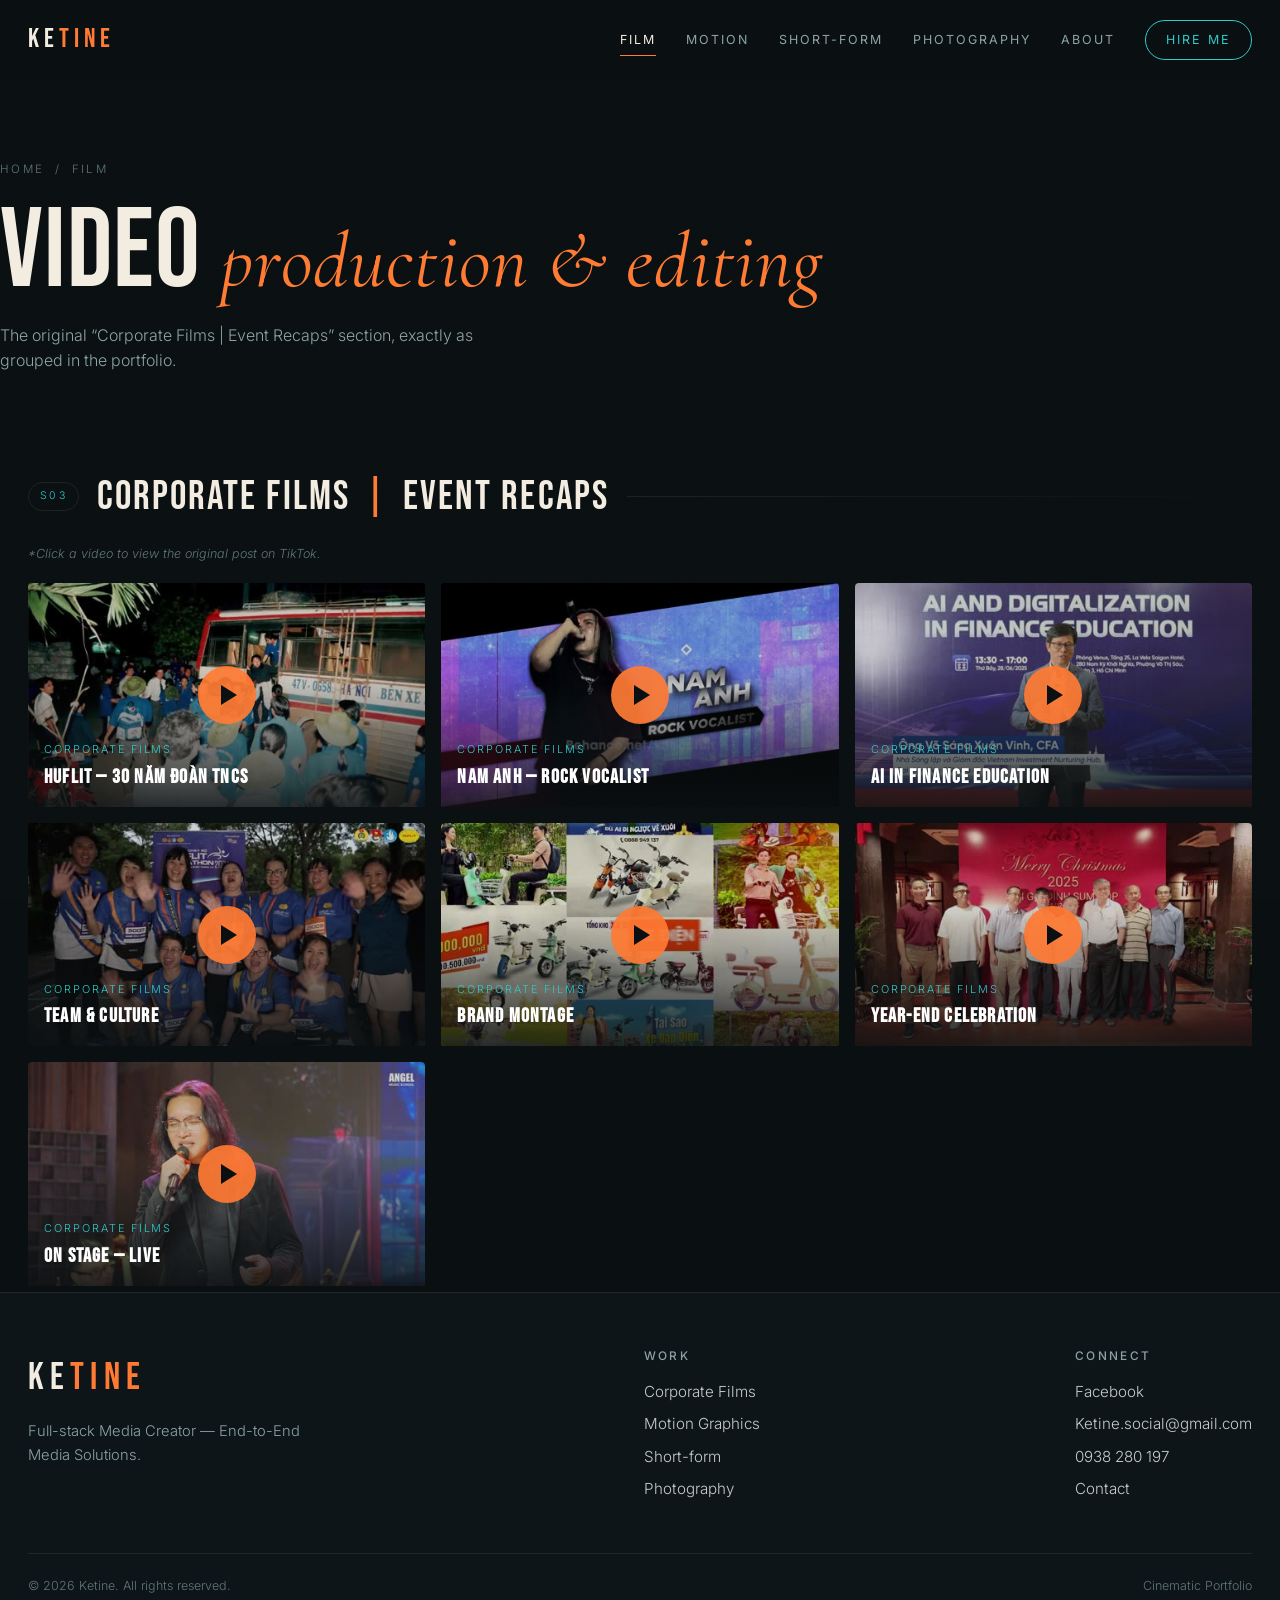
<file: work-video.html>
<!DOCTYPE html><html lang="en"><head><meta charset="UTF-8"><meta name="viewport" content="width=device-width,initial-scale=1"><title>Video — Corporate Films | Event Recaps · Ketine</title><link rel="stylesheet" href="assets/css/style.css?v=4"></head><body><nav class="nav"><a href="index.html" class="brand">KE<span>TINE</span></a><div class="nav-links"><a href="work-video.html" class="active">Film</a><a href="work-motion.html">Motion</a><a href="work-shortform.html">Short-form</a><a href="photography.html">Photography</a><a href="about.html">About</a><a href="about.html#contact" class="nav-cta">Hire me</a></div><button class="burger" aria-label="menu"><span></span><span></span><span></span></button></nav><section class="pagehead wrap"><div class="crumbs"><a href="index.html">Home</a> &nbsp;/&nbsp; Film</div><h1>Video <em>production & editing</em></h1><p>The original “Corporate Films | Event Recaps” section, exactly as grouped in the portfolio.</p></section><section class="album reveal"><div class="album-head wrap"><span class="ix">S03</span><span class="tag">Corporate Films <i>|</i> Event Recaps</span><span class="line"></span></div><p class="album-note wrap">*Click a video to view the original post on TikTok.</p><div class="wrap"><div class="vgrid"><div class="vcard" data-lb="video" data-src="https://github.com/KetineMedia/ketinemedia.github.io/releases/download/media/video_huflit.mp4"><img src="assets/poster/video_huflit.jpg" alt="" loading="lazy"><div class="pbtn"></div><div class="vlabel"><span>Corporate Films</span><b>HUFLIT — 30 Năm Đoàn TNCS</b></div></div><div class="vcard" data-lb="video" data-src="https://github.com/KetineMedia/ketinemedia.github.io/releases/download/media/video_03.mp4"><img src="assets/poster/video_03.jpg" alt="" loading="lazy"><div class="pbtn"></div><div class="vlabel"><span>Corporate Films</span><b>Nam Anh — Rock Vocalist</b></div></div><div class="vcard" data-lb="video" data-src="https://github.com/KetineMedia/ketinemedia.github.io/releases/download/media/video_21.mp4"><img src="assets/poster/video_21.jpg" alt="" loading="lazy"><div class="pbtn"></div><div class="vlabel"><span>Corporate Films</span><b>AI in Finance Education</b></div></div><div class="vcard" data-lb="video" data-src="https://github.com/KetineMedia/ketinemedia.github.io/releases/download/media/video_13.mp4"><img src="assets/poster/video_13.jpg" alt="" loading="lazy"><div class="pbtn"></div><div class="vlabel"><span>Corporate Films</span><b>Team & Culture</b></div></div><div class="vcard" data-lb="video" data-src="https://github.com/KetineMedia/ketinemedia.github.io/releases/download/media/video_15.mp4"><img src="assets/poster/video_15.jpg" alt="" loading="lazy"><div class="pbtn"></div><div class="vlabel"><span>Corporate Films</span><b>Brand Montage</b></div></div><div class="vcard" data-lb="video" data-src="https://github.com/KetineMedia/ketinemedia.github.io/releases/download/media/video_09.mp4"><img src="assets/poster/video_09.jpg" alt="" loading="lazy"><div class="pbtn"></div><div class="vlabel"><span>Corporate Films</span><b>Year-End Celebration</b></div></div><div class="vcard" data-lb="video" data-src="https://github.com/KetineMedia/ketinemedia.github.io/releases/download/media/video_19.mp4"><img src="assets/poster/video_19.jpg" alt="" loading="lazy"><div class="pbtn"></div><div class="vlabel"><span>Corporate Films</span><b>On Stage — Live</b></div></div></div></div></section><footer><div class="wrap"><div class="foot-grid"><div><div class="foot-brand">KE<span>TINE</span></div><p style="color:var(--muted);max-width:300px;margin-top:12px;font-size:.92rem">Full-stack Media Creator — End-to-End Media Solutions.</p></div><div class="foot-col"><h4>Work</h4><a href="work-video.html">Corporate Films</a><a href="work-motion.html">Motion Graphics</a><a href="work-shortform.html">Short-form</a><a href="photography.html">Photography</a></div><div class="foot-col"><h4>Connect</h4><a href="https://www.facebook.com/Ketine.social/" target="_blank" rel="noopener">Facebook</a><a href="mailto:Ketine.social@gmail.com">Ketine.social@gmail.com</a><a href="tel:+84938280197">0938 280 197</a><a href="about.html#contact">Contact</a></div></div><div class="foot-bottom"><span>© <span id="yr">2026</span> Ketine. All rights reserved.</span><span>Cinematic Portfolio</span></div></div></footer><div class="lb" id="lb"><button class="close">&times;</button><button class="nav-btn prev">&#8249;</button><div class="lb-stage"></div><button class="nav-btn next">&#8250;</button></div><script src="assets/js/main.js"></script></body></html>
</file>
<file: assets/css/style.css>
/* ============================================================
   KETINE — Full-stack Media Creator
   Theme: Cinematic Teal & Orange
   ============================================================ */
@import url('https://fonts.googleapis.com/css2?family=Bebas+Neue&family=Cormorant+Garamond:ital,wght@0,400;0,500;0,600;1,400&family=Inter:wght@300;400;500;600&display=swap');

:root{
  --bg:#0a0f11;
  --bg2:#0e1518;
  --surface:#121d21;
  --surface2:#172528;
  --line:rgba(255,255,255,.08);

  --teal:#2ec9c9;
  --teal-bright:#3fe0e0;
  --teal-deep:#0c6a6a;
  --orange:#ff7a33;
  --orange-bright:#ff9148;
  --orange-deep:#d9531a;

  --cream:#f3ece1;
  --text:#e6eced;
  --muted:#8ca3a6;
  --muted2:#5f7679;

  --display:'Bebas Neue',Impact,sans-serif;
  --serif:'Cormorant Garamond',Georgia,serif;
  --sans:'Inter',-apple-system,BlinkMacSystemFont,'Segoe UI',sans-serif;

  --maxw:1280px;
  --ease:cubic-bezier(.22,.61,.36,1);
}

*{box-sizing:border-box;margin:0;padding:0}
html{scroll-behavior:smooth}
body{
  background:var(--bg);
  color:var(--text);
  font-family:var(--sans);
  font-weight:300;
  line-height:1.6;
  -webkit-font-smoothing:antialiased;
  overflow-x:hidden;
}
a{color:inherit;text-decoration:none}
img{display:block;max-width:100%}
::selection{background:var(--orange);color:#0a0f11}

/* film grain overlay */
body::after{
  content:"";position:fixed;inset:0;z-index:9999;pointer-events:none;opacity:.05;
  background-image:url("data:image/svg+xml,%3Csvg xmlns='http://www.w3.org/2000/svg' width='200' height='200'%3E%3Cfilter id='n'%3E%3CfeTurbulence type='fractalNoise' baseFrequency='.9' numOctaves='3'/%3E%3C/filter%3E%3Crect width='100%25' height='100%25' filter='url(%23n)'/%3E%3C/svg%3E");
  mix-blend-mode:overlay;
}

.wrap{max-width:var(--maxw);margin:0 auto;padding:0 28px}

/* ---------- Typography helpers ---------- */
.eyebrow{
  font-family:var(--sans);font-weight:500;font-size:.72rem;letter-spacing:.32em;
  text-transform:uppercase;color:var(--teal);display:inline-flex;align-items:center;gap:.7em;
}
.eyebrow::before{content:"";width:32px;height:1px;background:var(--teal);opacity:.7}
h1,h2,h3{font-family:var(--display);font-weight:400;line-height:.95;letter-spacing:.01em}
.display{font-family:var(--display);text-transform:uppercase}
.serif{font-family:var(--serif)}
.amp{font-family:var(--serif);font-style:italic;color:var(--orange)}

/* ---------- Nav ---------- */
.nav{
  position:fixed;top:0;left:0;right:0;z-index:100;
  display:flex;align-items:center;justify-content:space-between;
  padding:18px 28px;transition:all .4s var(--ease);
  background:linear-gradient(to bottom,rgba(10,15,17,.85),rgba(10,15,17,0));
  backdrop-filter:blur(0px);
}
.nav.scrolled{
  background:rgba(10,15,17,.82);backdrop-filter:blur(14px);
  padding:12px 28px;border-bottom:1px solid var(--line);
}
.brand{font-family:var(--display);font-size:1.7rem;letter-spacing:.18em;color:var(--cream)}
.brand span{color:var(--orange)}
.nav-links{display:flex;gap:30px;align-items:center}
.nav-links a{
  font-size:.78rem;letter-spacing:.16em;text-transform:uppercase;font-weight:400;
  color:var(--muted);position:relative;padding:4px 0;transition:color .3s;
}
.nav-links a:hover,.nav-links a.active{color:var(--cream)}
.nav-links a::after{
  content:"";position:absolute;left:0;bottom:-2px;width:0;height:1px;
  background:var(--orange);transition:width .35s var(--ease);
}
.nav-links a:hover::after,.nav-links a.active::after{width:100%}
.nav-cta{
  border:1px solid var(--teal);color:var(--teal)!important;border-radius:40px;
  padding:9px 20px!important;transition:all .3s!important;
}
.nav-cta:hover{background:var(--teal);color:#0a0f11!important}
.nav-cta::after{display:none}
.burger{display:none;flex-direction:column;gap:5px;cursor:pointer;background:none;border:0}
.burger span{width:26px;height:2px;background:var(--cream);transition:.3s}

/* ---------- Hero ---------- */
.hero{position:relative;min-height:100vh;display:flex;align-items:flex-start;overflow:hidden;padding:96px 0 48px}
.hero-media{position:absolute;inset:0;z-index:0}
.hero-media img,.hero-media video{width:100%;height:100%;object-fit:cover;
  filter:saturate(1.05) contrast(1.05);animation:kenburns 22s ease-out infinite alternate}
@keyframes kenburns{from{transform:scale(1.05)}to{transform:scale(1.16)}}
.hero-media::after{
  content:"";position:absolute;inset:0;
  background:
    linear-gradient(180deg,rgba(10,15,17,.55) 0%,rgba(10,15,17,.1) 35%,rgba(10,15,17,.85) 100%),
    radial-gradient(120% 90% at 80% 10%,rgba(255,122,51,.22),transparent 55%),
    radial-gradient(120% 90% at 10% 90%,rgba(46,201,201,.20),transparent 55%);
}
.hero-inner{position:relative;z-index:3;width:100%}
.hero h1{font-size:clamp(3.5rem,12vw,11rem);color:var(--cream);text-shadow:0 4px 40px rgba(0,0,0,.4)}
.hero h1 .ln{display:block;overflow:hidden}
.hero h1 .ln b{display:block;font-weight:400;transform:translateY(105%);animation:rise 1s var(--ease) forwards}
.hero h1 .ln:nth-child(2) b{animation-delay:.12s}
.hero h1 .ln:nth-child(3) b{animation-delay:.24s;color:var(--orange)}
@keyframes rise{to{transform:translateY(0)}}
.hero-sub{max-width:560px;margin-top:22px;color:var(--text);font-size:1.05rem;opacity:0;animation:fade 1s ease .5s forwards}
.hero-tags{margin-top:14px;display:flex;gap:18px;flex-wrap:wrap;font-family:var(--display);
  font-size:1.15rem;letter-spacing:.14em;color:var(--teal);opacity:0;animation:fade 1s ease .7s forwards}
.hero-tags span{color:var(--muted2)}
@keyframes fade{to{opacity:1}}
.hero-actions{margin-top:34px;display:flex;gap:16px;flex-wrap:wrap;opacity:0;animation:fade 1s ease .9s forwards}
.scroll-hint{position:absolute;bottom:26px;left:50%;transform:translateX(-50%);z-index:3;
  font-size:.65rem;letter-spacing:.3em;text-transform:uppercase;color:var(--muted);
  display:flex;flex-direction:column;align-items:center;gap:8px}
.scroll-hint::after{content:"";width:1px;height:34px;background:linear-gradient(var(--teal),transparent);animation:scrolldot 1.8s infinite}
@keyframes scrolldot{0%{opacity:0;transform:scaleY(.2)}50%{opacity:1}100%{opacity:0;transform:scaleY(1) translateY(8px)}}

/* ---------- Buttons ---------- */
.btn{display:inline-flex;align-items:center;gap:10px;font-size:.8rem;letter-spacing:.14em;
  text-transform:uppercase;font-weight:500;padding:14px 28px;border-radius:40px;transition:all .35s var(--ease);cursor:pointer;border:1px solid transparent}
.btn-primary{background:var(--orange);color:#0a0f11}
.btn-primary:hover{background:var(--orange-bright);transform:translateY(-2px);box-shadow:0 12px 30px rgba(255,122,51,.3)}
.btn-ghost{border-color:rgba(255,255,255,.25);color:var(--cream)}
.btn-ghost:hover{border-color:var(--teal);color:var(--teal)}
.btn .play{width:20px;height:20px;border-radius:50%;background:currentColor;display:inline-flex;position:relative}
.btn .play::after{content:"";position:absolute;top:50%;left:53%;transform:translate(-50%,-50%);
  border-left:6px solid var(--orange);border-top:4px solid transparent;border-bottom:4px solid transparent}

/* ---------- Section scaffolding ---------- */
section{position:relative}
.sec{padding:clamp(70px,11vh,130px) 0}
.sec-head{display:flex;justify-content:space-between;align-items:flex-end;gap:30px;margin-bottom:48px}
.sec-head h2{font-size:clamp(2.4rem,6vw,5rem);color:var(--cream)}
.sec-head h2 em{font-family:var(--serif);font-style:italic;font-weight:400;color:var(--orange);text-transform:none;font-size:.85em}
.sec-head p{max-width:380px;color:var(--muted);font-size:.95rem}
.reveal{opacity:0;transform:translateY(40px);transition:opacity .9s var(--ease),transform .9s var(--ease)}
.reveal.in{opacity:1;transform:none}

/* ---------- Stats / proof ---------- */
.proof{background:var(--bg2);border-top:1px solid var(--line);border-bottom:1px solid var(--line)}
.proof-grid{display:grid;grid-template-columns:repeat(4,1fr);gap:20px;padding:54px 0}
.stat{text-align:center}
.stat .n{font-family:var(--display);font-size:clamp(2.6rem,5vw,4.2rem);color:var(--teal);line-height:1}
.stat .l{font-size:.74rem;letter-spacing:.2em;text-transform:uppercase;color:var(--muted);margin-top:8px}
.brands{display:flex;gap:34px;flex-wrap:wrap;justify-content:center;align-items:center;
  padding:22px 0 54px;font-family:var(--serif);font-size:1.3rem;color:var(--muted2);font-style:italic}
.brands b{font-style:normal;font-family:var(--sans);font-weight:500;letter-spacing:.05em;color:var(--text);font-size:1rem;opacity:.8}

/* ---------- Services ---------- */
.services{display:grid;grid-template-columns:repeat(2,1fr);gap:2px;background:var(--line)}
.svc{background:var(--bg);padding:46px 40px;transition:background .4s;position:relative;overflow:hidden;min-height:230px;display:flex;flex-direction:column;justify-content:space-between}
.svc:hover{background:var(--surface)}
.svc .num{font-family:var(--display);font-size:1rem;color:var(--orange);letter-spacing:.2em}
.svc h3{font-size:2rem;color:var(--cream);margin:14px 0 10px;transition:color .3s}
.svc:hover h3{color:var(--teal)}
.svc p{color:var(--muted);font-size:.92rem;max-width:90%}
.svc .go{margin-top:22px;font-size:.74rem;letter-spacing:.18em;text-transform:uppercase;color:var(--teal);display:inline-flex;gap:8px;align-items:center}
.svc .go span{transition:transform .3s}
.svc:hover .go span{transform:translateX(6px)}

/* ---------- Gallery / masonry ---------- */
.masonry{columns:3;column-gap:14px}
.masonry .cell{break-inside:avoid;margin-bottom:14px;position:relative;overflow:hidden;border-radius:3px;cursor:pointer;background:var(--surface)}
.masonry .cell img{width:100%;transition:transform .8s var(--ease),filter .5s;filter:saturate(.96)}
.masonry .cell::after{content:"";position:absolute;inset:0;opacity:0;transition:opacity .45s;
  background:linear-gradient(180deg,rgba(46,201,201,.15),transparent 40%,rgba(217,83,26,.35))}
.masonry .cell:hover img{transform:scale(1.06);filter:saturate(1.1)}
.masonry .cell:hover::after{opacity:1}
.cell .cap{position:absolute;left:14px;bottom:12px;z-index:2;opacity:0;transform:translateY(8px);transition:.4s;
  font-size:.7rem;letter-spacing:.18em;text-transform:uppercase;color:#fff;text-shadow:0 2px 8px rgba(0,0,0,.6)}
.cell:hover .cap{opacity:1;transform:none}

/* video grid */
.vgrid{display:grid;grid-template-columns:repeat(3,1fr);gap:16px}
.vcard{position:relative;overflow:hidden;border-radius:4px;cursor:pointer;aspect-ratio:16/9;background:#000}
.vcard img{width:100%;height:100%;object-fit:cover;opacity:.82;transition:.6s}
.vcard:hover img{opacity:1;transform:scale(1.05)}
.vcard::before{content:"";position:absolute;inset:0;z-index:1;
  background:linear-gradient(180deg,transparent 40%,rgba(10,15,17,.85))}
.vcard .pbtn{position:absolute;top:50%;left:50%;transform:translate(-50%,-50%);z-index:2;
  width:58px;height:58px;border-radius:50%;background:rgba(255,122,51,.92);display:flex;align-items:center;justify-content:center;transition:.35s}
.vcard:hover .pbtn{transform:translate(-50%,-50%) scale(1.12);background:var(--orange-bright)}
.vcard .pbtn::after{content:"";border-left:16px solid #0a0f11;border-top:10px solid transparent;border-bottom:10px solid transparent;margin-left:4px}
.vcard .vlabel{position:absolute;left:16px;bottom:14px;z-index:2}
.vcard .vlabel b{display:block;font-family:var(--display);font-size:1.25rem;letter-spacing:.06em;color:#fff}
.vcard .vlabel span{font-size:.68rem;letter-spacing:.18em;text-transform:uppercase;color:var(--teal)}

/* featured film */
.feature{position:relative;border-radius:6px;overflow:hidden;aspect-ratio:21/9;cursor:pointer;background:#000}
.feature img{width:100%;height:100%;object-fit:cover;opacity:.7;transition:.8s}
.feature:hover img{opacity:.85;transform:scale(1.03)}
.feature .ov{position:absolute;inset:0;display:flex;flex-direction:column;justify-content:center;padding:0 8%;
  background:linear-gradient(90deg,rgba(10,15,17,.8),rgba(10,15,17,.2))}
.feature .ov .eyebrow{margin-bottom:14px}
.feature .ov h3{font-size:clamp(2rem,5vw,4rem);color:#fff;max-width:60%}

/* ---------- CTA / contact ---------- */
.cta{position:relative;text-align:center;overflow:hidden}
.cta::before{content:"";position:absolute;inset:0;
  background:radial-gradient(70% 120% at 50% 0,rgba(255,122,51,.18),transparent 60%),
             radial-gradient(70% 120% at 50% 100%,rgba(46,201,201,.16),transparent 60%)}
.cta-inner{position:relative;z-index:2;padding:clamp(80px,14vh,160px) 0}
.cta h2{font-size:clamp(3rem,9vw,7.5rem);color:var(--cream)}
.cta h2 em{font-family:var(--serif);font-style:italic;text-transform:none;color:var(--orange)}
.cta p{color:var(--muted);max-width:480px;margin:18px auto 34px;font-size:1.05rem}
.cta-actions{display:flex;gap:16px;justify-content:center;flex-wrap:wrap}

/* ---------- Footer ---------- */
footer{background:var(--bg2);border-top:1px solid var(--line);padding:54px 0 30px}
.foot-grid{display:flex;justify-content:space-between;gap:30px;flex-wrap:wrap;align-items:flex-start}
.foot-brand{font-family:var(--display);font-size:2.4rem;letter-spacing:.16em;color:var(--cream)}
.foot-brand span{color:var(--orange)}
.foot-col h4{font-family:var(--sans);font-weight:500;font-size:.74rem;letter-spacing:.2em;text-transform:uppercase;color:var(--muted);margin-bottom:14px}
.foot-col a{display:block;color:var(--text);font-size:.95rem;margin-bottom:8px;opacity:.85;transition:.3s}
.foot-col a:hover{color:var(--orange);opacity:1}
.foot-bottom{margin-top:44px;padding-top:22px;border-top:1px solid var(--line);
  display:flex;justify-content:space-between;flex-wrap:wrap;gap:12px;font-size:.78rem;color:var(--muted2)}

/* ---------- Page header (sub-pages) ---------- */
.pagehead{padding:160px 0 50px;position:relative}
.pagehead h1{font-size:clamp(3rem,9vw,7rem);color:var(--cream)}
.pagehead h1 em{font-family:var(--serif);font-style:italic;text-transform:none;color:var(--orange);font-size:.7em}
.pagehead p{color:var(--muted);max-width:520px;margin-top:16px}
.crumbs{font-size:.72rem;letter-spacing:.2em;text-transform:uppercase;color:var(--muted2);margin-bottom:22px}
.crumbs a:hover{color:var(--teal)}

/* filter tabs */
.tabs{display:flex;gap:10px;flex-wrap:wrap;margin-bottom:36px}
.tab{font-size:.74rem;letter-spacing:.14em;text-transform:uppercase;color:var(--muted);
  padding:9px 18px;border:1px solid var(--line);border-radius:40px;cursor:pointer;transition:.3s;background:none}
.tab:hover{color:var(--cream);border-color:var(--muted2)}
.tab.active{background:var(--teal);color:#0a0f11;border-color:var(--teal)}

/* ---------- Lightbox ---------- */
.lb{position:fixed;inset:0;z-index:1000;background:rgba(6,9,10,.96);backdrop-filter:blur(8px);
  display:none;align-items:center;justify-content:center;padding:40px}
.lb.open{display:flex}
.lb img,.lb video{max-width:92vw;max-height:88vh;border-radius:4px;box-shadow:0 30px 80px rgba(0,0,0,.6)}
.lb .close{position:absolute;top:24px;right:30px;font-size:2rem;color:var(--cream);cursor:pointer;line-height:1;background:none;border:0}
.lb .nav-btn{position:absolute;top:50%;transform:translateY(-50%);font-size:2.4rem;color:var(--cream);
  cursor:pointer;background:none;border:0;padding:20px;opacity:.6;transition:.3s}
.lb .nav-btn:hover{opacity:1;color:var(--orange)}
.lb .prev{left:10px}.lb .next{right:10px}

/* ---------- Hero with cut-out subject ---------- */
.hero-bg{position:absolute;inset:0;z-index:0;
  background:
    radial-gradient(120% 95% at 84% 6%, rgba(255,122,51,.30), transparent 50%),
    radial-gradient(115% 95% at 6% 98%, rgba(46,201,201,.26), transparent 52%),
    radial-gradient(90% 70% at 50% 40%, rgba(20,40,46,.5), transparent 70%),
    linear-gradient(180deg,#0c1519 0%,#0a0f11 55%,#06090b 100%);}
.hero-bg::after{content:"";position:absolute;inset:0;
  background:radial-gradient(120% 100% at 50% 50%,transparent 55%,rgba(0,0,0,.45));}
.hero-subject{position:absolute;z-index:1;right:1.5%;bottom:0;height:99%;max-width:64%;
  object-fit:contain;object-position:bottom right;
  filter:saturate(1.04) contrast(1.02) drop-shadow(-34px 12px 70px rgba(0,0,0,.55));
  animation:heroFloat 9s ease-in-out infinite alternate;will-change:transform}
@keyframes heroFloat{from{transform:translateY(0)}to{transform:translateY(-14px)}}
.hero-scrim{position:absolute;inset:0;z-index:2;pointer-events:none;
  background:
    linear-gradient(90deg,rgba(7,11,13,.94) 0%,rgba(7,11,13,.6) 30%,rgba(7,11,13,.12) 52%,transparent 66%),
    linear-gradient(0deg,rgba(7,11,13,.9) 0%,transparent 40%),
    linear-gradient(180deg,rgba(7,11,13,.5) 0%,transparent 22%);}
.hero .hero-inner{z-index:3}
@media(max-width:640px){
  .hero-subject{height:62%;max-width:96%;right:-8%;opacity:.9}
  .hero-scrim{background:
    linear-gradient(0deg,rgba(7,11,13,.96) 8%,rgba(7,11,13,.4) 45%,transparent 70%),
    linear-gradient(90deg,rgba(7,11,13,.7),transparent 70%);}
}

/* ---------- Album blocks (mirror Canva sections) ---------- */
.album{padding:40px 0 6px}
.album-head{display:flex;align-items:center;gap:18px;margin-bottom:24px}
.album-head .tag{font-family:var(--display);font-size:clamp(1.5rem,3.2vw,2.6rem);
  letter-spacing:.05em;color:var(--cream);white-space:nowrap}
.album-head .tag i{color:var(--orange);font-style:normal;font-weight:400;margin:0 .15em}
.album-head .ix{font-size:.66rem;letter-spacing:.22em;color:var(--teal);
  border:1px solid var(--line);padding:5px 11px;border-radius:30px;flex:none}
.album-head .line{flex:1;height:1px;background:linear-gradient(90deg,var(--line),transparent)}
.album-note{font-size:.78rem;color:var(--muted2);margin:-10px 0 20px;font-style:italic}
.chapter-intro{text-align:center;padding:40px 0 10px}
.chapter-intro .sub{font-family:var(--sans);font-size:.74rem;letter-spacing:.24em;
  text-transform:uppercase;color:var(--teal);margin-top:14px}

/* about grid (image + bio) */
.about-grid{display:grid;grid-template-columns:1fr 1fr;gap:60px;align-items:center}

/* home chapter cards */
.chapters{display:grid;grid-template-columns:1fr 1fr;gap:18px}
.chapter{position:relative;overflow:hidden;border-radius:5px;aspect-ratio:16/11;cursor:pointer;background:#000}
.chapter img{width:100%;height:100%;object-fit:cover;opacity:.55;transition:.7s}
.chapter:hover img{opacity:.75;transform:scale(1.05)}
.chapter .c-ov{position:absolute;inset:0;display:flex;flex-direction:column;justify-content:flex-end;padding:34px;
  background:linear-gradient(180deg,transparent 30%,rgba(10,15,17,.9))}
.chapter .c-ov h3{font-size:clamp(1.8rem,3.5vw,2.8rem);color:#fff}
.chapter .c-ov .sub{font-size:.72rem;letter-spacing:.18em;text-transform:uppercase;color:var(--teal);margin-top:10px}
.chapter .c-ov .go{margin-top:16px;font-size:.74rem;letter-spacing:.16em;text-transform:uppercase;color:var(--orange)}

/* ---------- Responsive ---------- */
@media(max-width:900px){
  .services{grid-template-columns:1fr}
  .masonry{columns:2}
  .vgrid{grid-template-columns:1fr 1fr}
  .proof-grid{grid-template-columns:1fr 1fr;gap:34px 20px}
  .sec-head{flex-direction:column;align-items:flex-start}
  .about-grid{grid-template-columns:1fr;gap:34px}
}
/* tablet & below: collapse nav into hamburger so links never cramp */
@media(max-width:820px){
  .nav-links{position:fixed;inset:0 0 0 auto;width:74%;max-width:320px;background:var(--surface);
    flex-direction:column;justify-content:center;gap:26px;padding:40px;transform:translateX(100%);transition:transform .4s var(--ease)}
  .nav-links.open{transform:none}
  .burger{display:flex}
}
@media(max-width:640px){
  .masonry{columns:1}
  .vgrid{grid-template-columns:1fr}
  .chapters{grid-template-columns:1fr}
  .album-head{gap:12px}
  .album-head .tag{white-space:normal;font-size:clamp(1.3rem,6.5vw,2.1rem);line-height:1.05}
  .album-head .line{display:none}
  .feature .ov h3{max-width:100%}
  .feature{aspect-ratio:16/10}
  .wrap{padding:0 18px}
}
</file>
